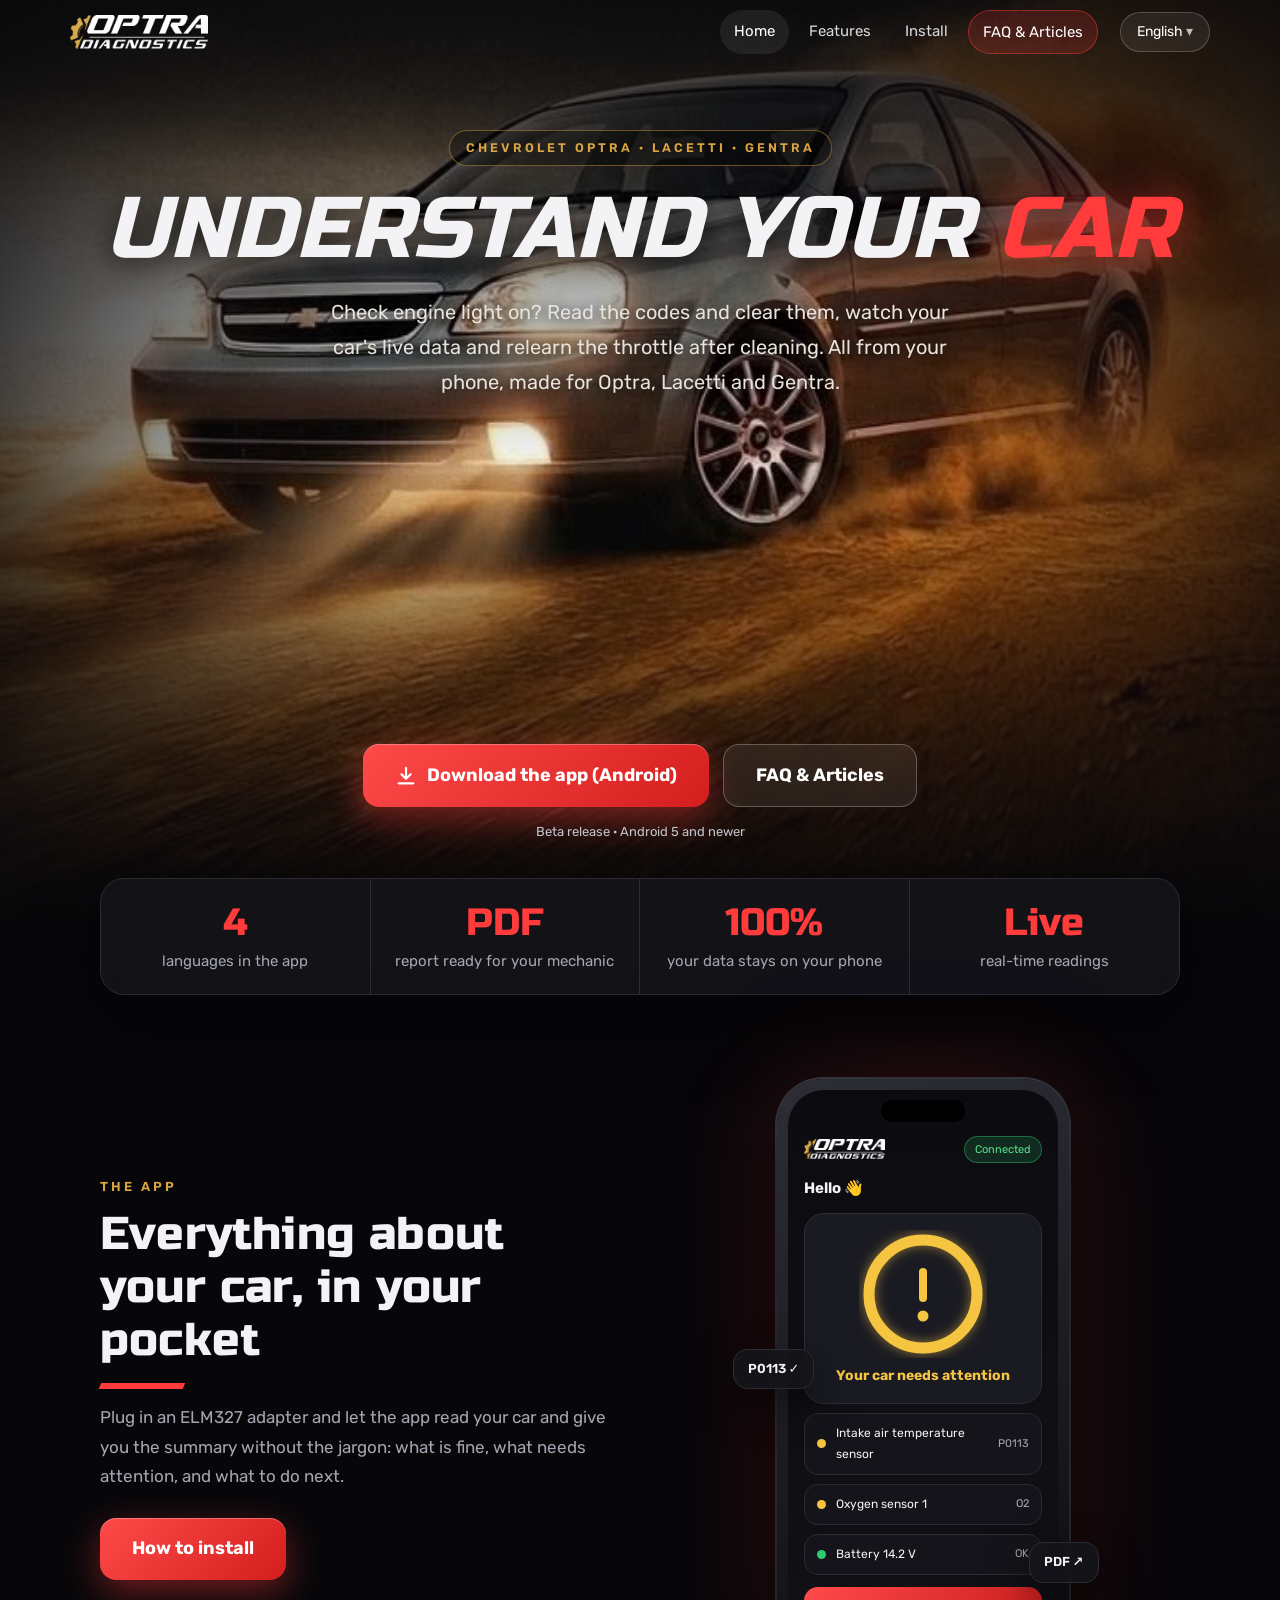
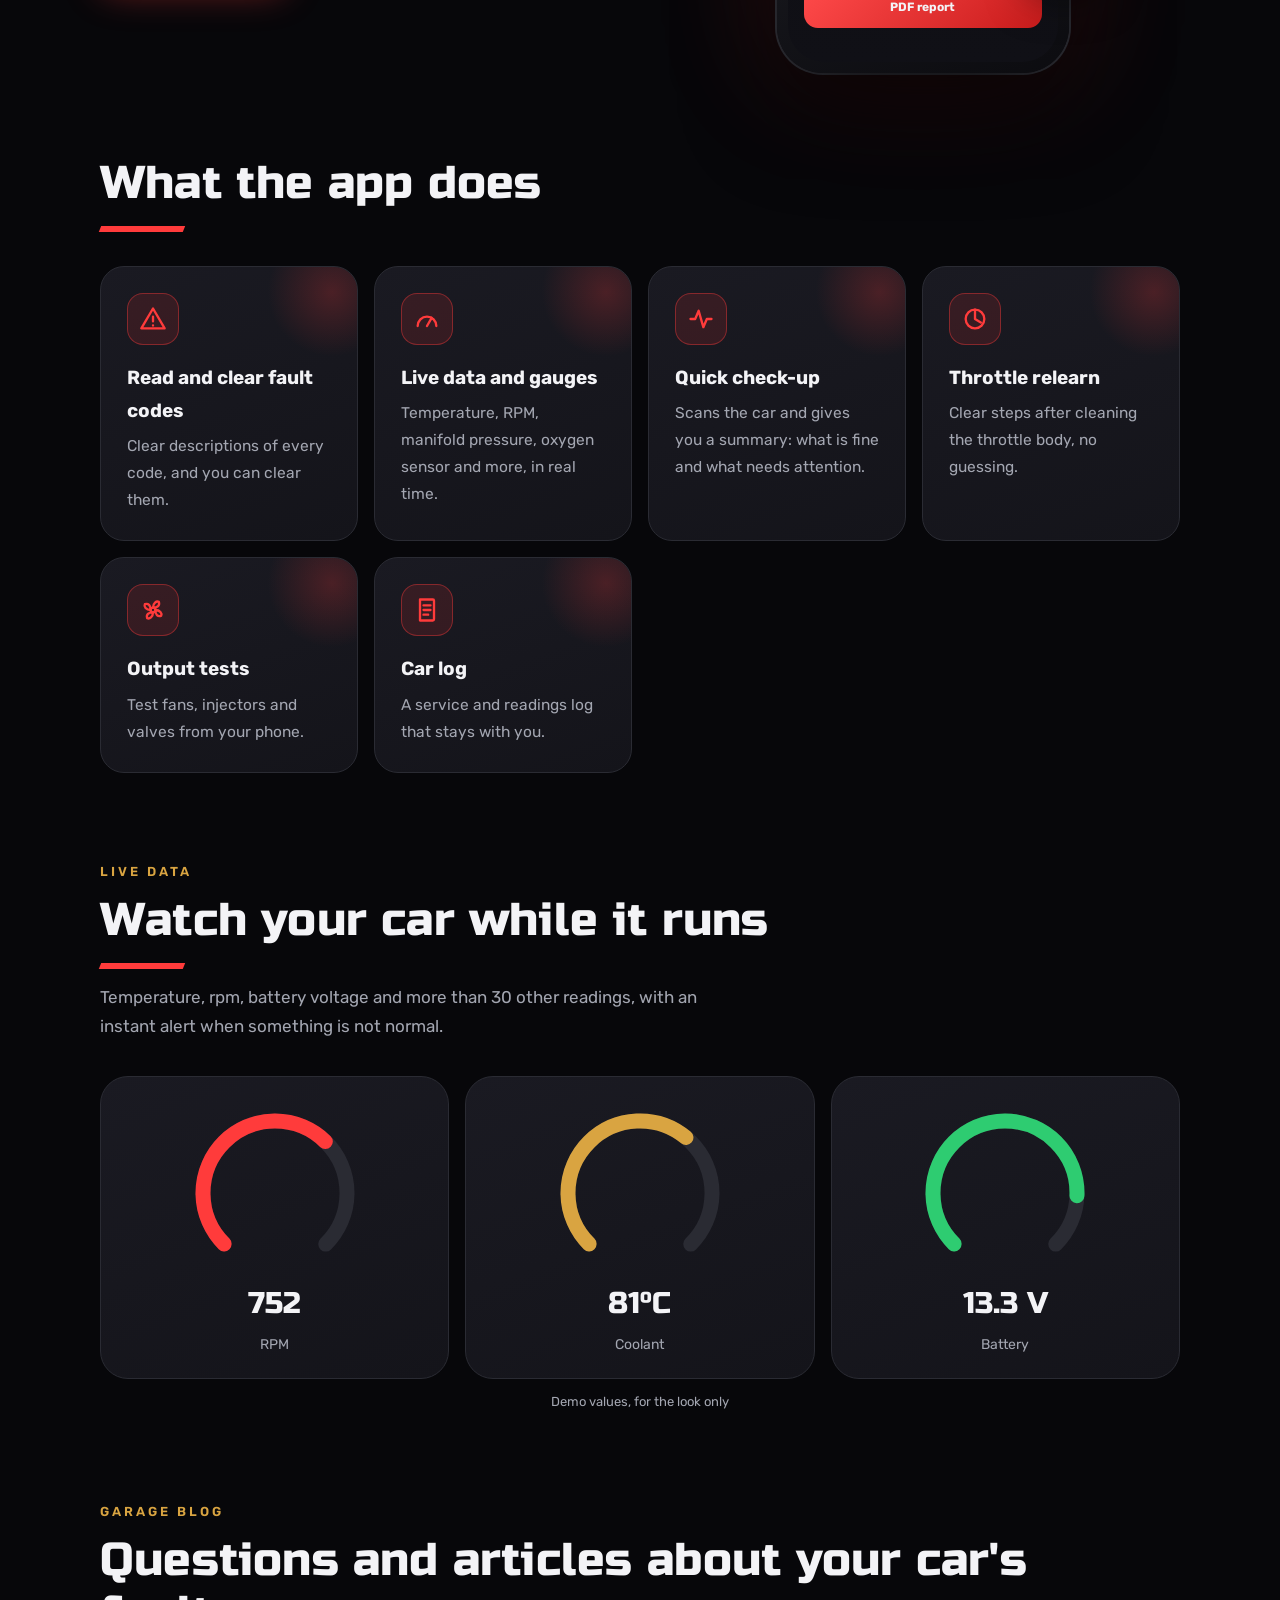
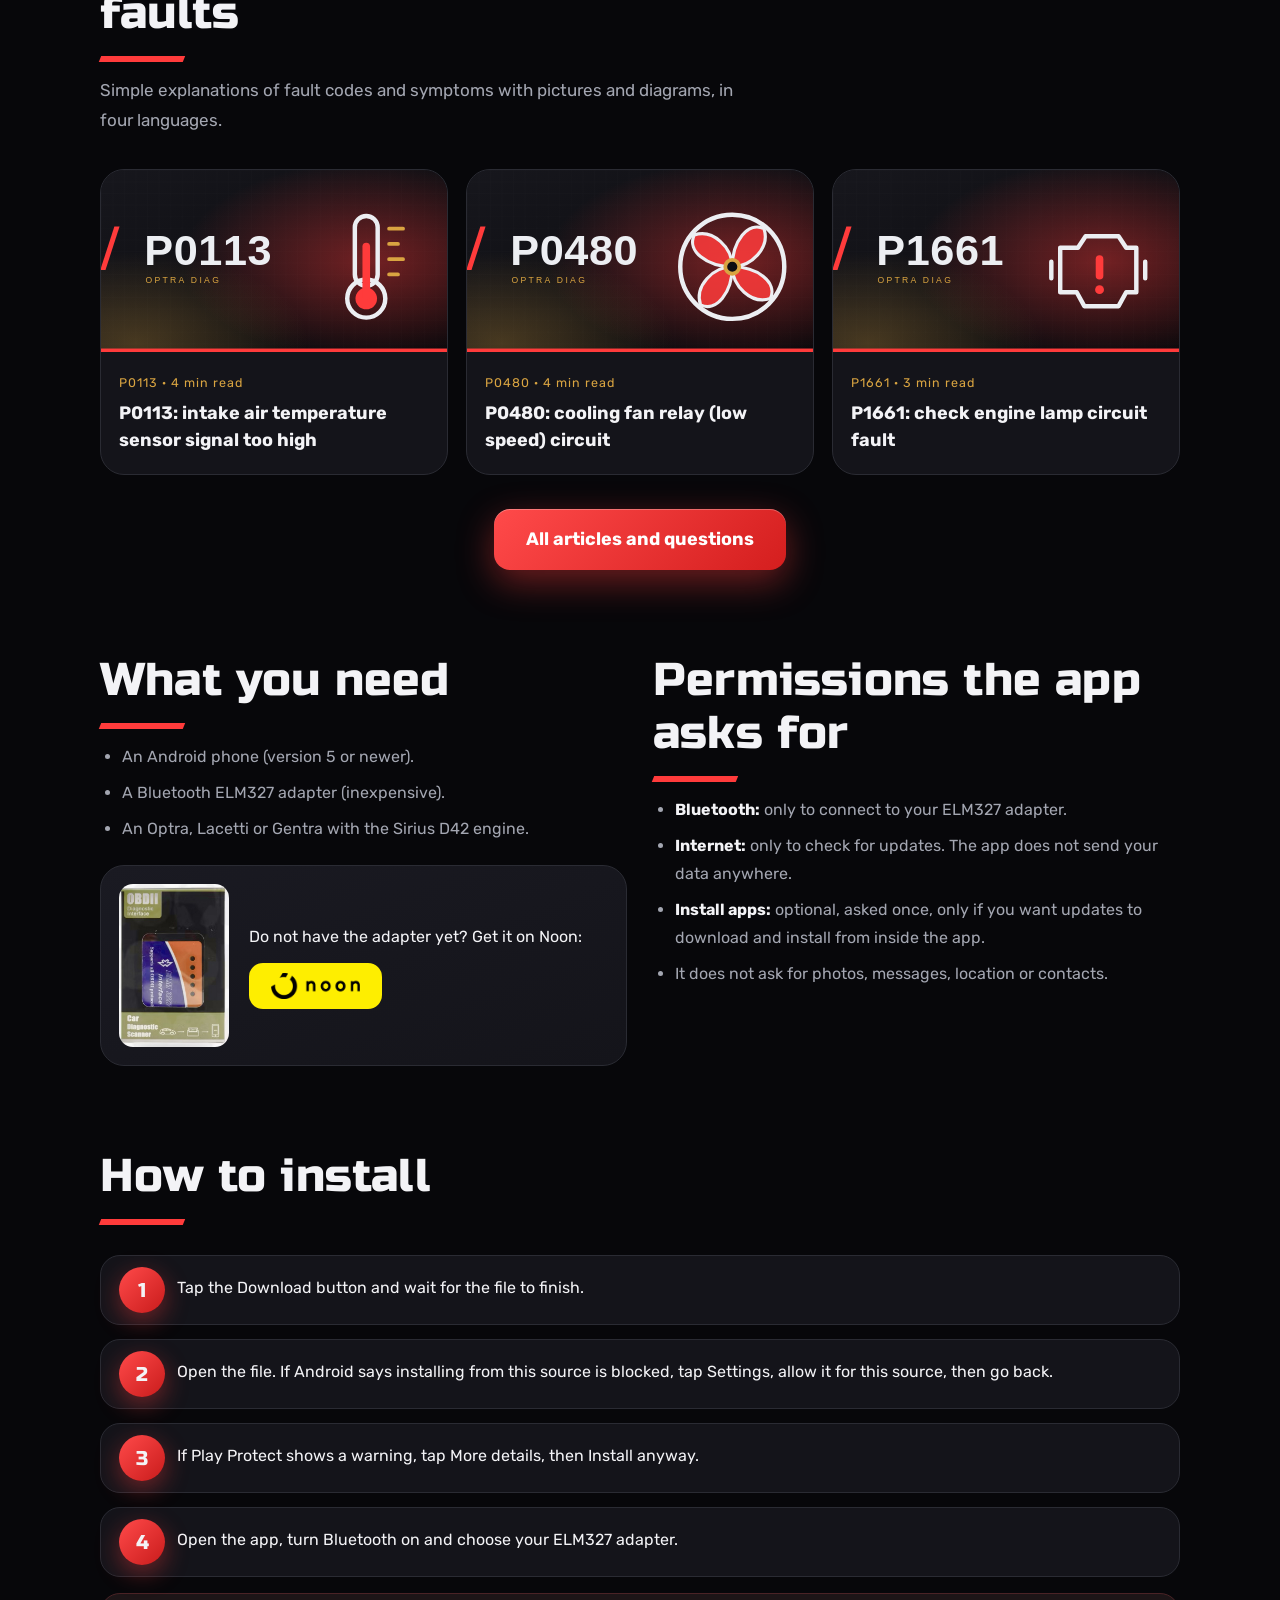
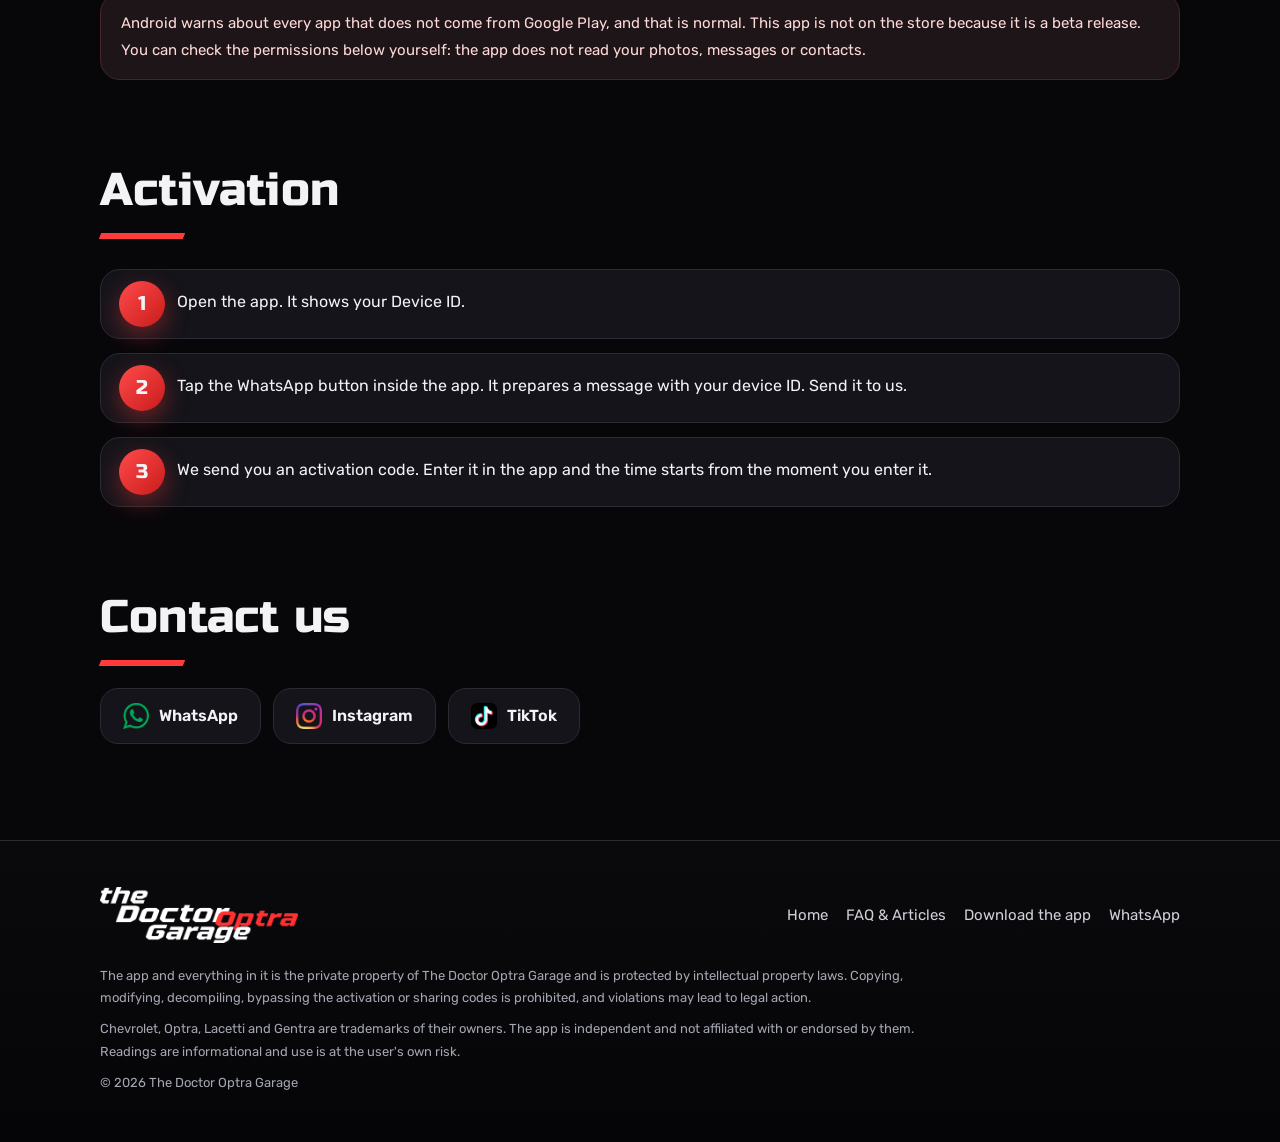
<file: index.html>
<!doctype html>
<html lang="ar" dir="rtl">
<head>
<meta charset="utf-8">
<meta name="viewport" content="width=device-width, initial-scale=1">
<title>Optra Diag - The Doctor Optra Garage</title>
<meta name="description" content="Optra Diag: Chevrolet Optra / Lacetti / Gentra diagnostics over Bluetooth ELM327">
<meta name="theme-color" content="#07070a">
<link rel="icon" href="img/app_icon.png">
<link rel="stylesheet" href="site.css">
<style>
.hero{position:relative;min-height:100svh;display:flex;flex-direction:column;justify-content:center;text-align:center;padding:110px 0 70px;overflow:hidden;isolation:isolate}
.hero .bg{position:absolute;inset:0;z-index:-2;background:#000 url(img/hero.jpg) center 64%/cover no-repeat}
.hero::before{content:"";position:absolute;inset:0;z-index:-1;background:linear-gradient(to bottom,rgba(7,7,10,.88) 0,rgba(7,7,10,.4) 30%,rgba(7,7,10,.05) 48%,rgba(7,7,10,.55) 70%,rgba(7,7,10,.97) 100%)}
.hero .kk{display:inline-block;color:var(--gold);font-size:12.5px;letter-spacing:3px;font-weight:600;margin-bottom:14px;padding:6px 16px;border:1px solid rgba(217,164,65,.45);border-radius:999px;background:rgba(0,0,0,.35)}
html[lang=ar] .hero .kk{letter-spacing:0;font-size:14px}
.hero h1{font-size:clamp(40px,10vw,86px);text-shadow:0 4px 30px rgba(0,0,0,.8);text-transform:uppercase}
html[lang=ar] .hero h1{text-transform:none;font-size:clamp(46px,12vw,96px)}
html:not([lang=ar]) .hero h1{font-style:italic}
.hero h1 em{font-style:inherit;color:var(--red);text-shadow:0 0 40px rgba(255,59,59,.55)}
.hero .sub{max-width:640px;margin:16px auto 0;color:#e7e3dc;font-size:clamp(16px,2.4vw,20px);text-shadow:0 2px 14px rgba(0,0,0,.9)}
.hero .cta{display:flex;flex-wrap:wrap;gap:14px;justify-content:center;margin-top:34px}
.hero .bot{margin-top:auto;padding-top:40px}
.hero .hnote{display:block;margin-top:14px;color:#c5c7ce;font-size:13px}
.hero .spacer{height:34vh;min-height:150px}
.scrollhint{position:absolute;bottom:18px;inset-inline:0;margin:auto;width:26px;height:44px;border:2px solid rgba(255,255,255,.4);border-radius:14px}
.scrollhint::after{content:"";position:absolute;top:8px;left:50%;width:4px;height:8px;margin-left:-2px;border-radius:2px;background:#fff;animation:sc 1.8s infinite}
@keyframes sc{0%{opacity:1;transform:none}80%,100%{opacity:0;transform:translateY(16px)}}
@media(min-width:900px){.hero .bg{background:#000 url(img/hero.jpg) center 60%/cover no-repeat}.hero{padding-top:130px}.hero::before{background:linear-gradient(to bottom,rgba(7,7,10,.85) 0,rgba(7,7,10,.35) 30%,rgba(7,7,10,.05) 50%,rgba(7,7,10,.6) 78%,rgba(7,7,10,.98) 100%),linear-gradient(to right,rgba(7,7,10,.7),transparent 30%,transparent 70%,rgba(7,7,10,.7))}.hero .spacer{height:30vh}.grid{grid-template-columns:repeat(3,1fr)}}
/* stats */
.stats{margin-top:-36px;position:relative;z-index:3}
.stats .g{display:grid;grid-template-columns:repeat(4,1fr);gap:0;background:rgba(20,20,26,.86);border:1px solid var(--line);border-radius:24px;-webkit-backdrop-filter:blur(14px);backdrop-filter:blur(14px);box-shadow:0 24px 70px rgba(0,0,0,.55);overflow:hidden}
.stats .c{padding:22px 14px;text-align:center;border-inline-end:1px solid var(--line)}
.stats .c:last-child{border:0}
.stats b{display:block;font-family:"Russo One",sans-serif;font-weight:400;font-size:clamp(24px,4.4vw,38px);color:var(--red);line-height:1.2}
.stats span{color:var(--mute);font-size:clamp(12px,1.9vw,15px);display:block;margin-top:4px;line-height:1.4}
@media(max-width:640px){.stats .g{grid-template-columns:1fr 1fr}.stats .c:nth-child(2){border-inline-end:0}.stats .c:nth-child(-n+2){border-bottom:1px solid var(--line)}}
/* showcase */
.show{display:grid;grid-template-columns:1fr 1fr;gap:50px;align-items:center}
@media(max-width:860px){.show{grid-template-columns:1fr;gap:34px}}
.phone{position:relative;width:292px;height:594px;margin:0 auto;border-radius:46px;padding:11px;background:linear-gradient(160deg,#2d2e36,#0c0c10);box-shadow:0 40px 90px rgba(0,0,0,.7),0 0 0 2px #3a3b44,0 0 120px rgba(255,59,59,.22);}
.phone .scr{position:relative;height:100%;border-radius:36px;background:linear-gradient(#0c0c10,#101016);overflow:hidden;padding:46px 16px 16px}
.phone .scr::before{content:"";position:absolute;top:10px;left:50%;width:84px;height:22px;margin-left:-42px;border-radius:14px;background:#000}
.ph-top{display:flex;align-items:center;justify-content:space-between;margin-bottom:12px}
.ph-top img{height:20px}
.chip{font-size:11px;padding:3px 10px;border-radius:999px;background:rgba(46,204,113,.16);color:#58e08e;border:1px solid rgba(46,204,113,.4)}
.ph-hi{font-size:15px;font-weight:700;margin-bottom:12px}
.ph-card{background:var(--card2);border:1px solid #2c2d36;border-radius:20px;padding:14px;text-align:center}
.ring{width:128px;height:128px;margin:2px auto 6px;display:block}
.ring .t{stroke:#2c2d36}
.ring .p{stroke:#f5c542;stroke-linecap:round;stroke-dasharray:0 400;transition:stroke-dasharray 1.6s cubic-bezier(.3,.7,.2,1) .3s;filter:drop-shadow(0 0 6px rgba(245,197,66,.55))}
.in .ring .p,.ring.go .p{stroke-dasharray:339 400}
.ph-v{font-weight:700;font-size:14px;color:#f5c542}
.ph-row{display:flex;align-items:center;gap:10px;margin-top:9px;background:#14141a;border:1px solid #2a2b33;border-radius:14px;padding:9px 12px;font-size:12px;text-align:start}
.ph-row i{flex:none;width:9px;height:9px;border-radius:50%}
.ph-row small{margin-inline-start:auto;color:var(--mute);font-size:11px}
.ph-pdf{margin-top:12px;text-align:center;font-size:12px;font-weight:700;padding:10px;border-radius:14px;background:linear-gradient(135deg,#ff4a4a,#c91c1c)}
.float{position:absolute;background:rgba(20,20,26,.92);border:1px solid var(--line);border-radius:14px;padding:8px 14px;font-size:13px;font-weight:600;box-shadow:0 14px 40px rgba(0,0,0,.5);animation:fl 5s ease-in-out infinite}
.float.a{top:270px;inset-inline-start:-44px}.float.b{bottom:90px;inset-inline-end:-30px;animation-delay:1.6s}
@keyframes fl{50%{transform:translateY(-10px)}}
@media(max-width:560px){.float{display:none}}
/* features */
.grid{display:grid;grid-template-columns:repeat(auto-fit,minmax(250px,1fr));gap:16px;margin-top:34px}
.fc{position:relative;background:linear-gradient(160deg,var(--card2),var(--card));border:1px solid var(--line);border-radius:24px;padding:26px;overflow:hidden;transition:transform .25s,border-color .25s}
.fc:hover{transform:translateY(-6px);border-color:rgba(255,59,59,.55)}
.fc::after{content:"";position:absolute;inset-inline-end:-40px;top:-40px;width:130px;height:130px;border-radius:50%;background:radial-gradient(rgba(255,59,59,.22),transparent 70%)}
.fc .ic{width:52px;height:52px;border-radius:16px;display:grid;place-items:center;background:rgba(255,59,59,.13);border:1px solid rgba(255,59,59,.4);margin-bottom:16px}
.fc .ic svg{width:28px;height:28px;stroke:var(--red);fill:none;stroke-width:2;stroke-linecap:round;stroke-linejoin:round}
.fc b{display:block;font-size:19px;margin-bottom:6px;font-weight:700}
.fc span{color:var(--mute);font-size:15.5px;display:block}
/* gauges */
.gaug{margin-top:34px;display:grid;grid-template-columns:repeat(3,1fr);gap:16px}
.ga{background:linear-gradient(160deg,var(--card2),var(--card));border:1px solid var(--line);border-radius:28px;padding:26px 12px 20px;text-align:center}
.ga svg{width:min(100%,180px);height:auto;display:block;margin:0 auto}
.ga .tr{stroke:#2a2b33}
.ga .pg{stroke-linecap:round;stroke-dasharray:0 600;transition:stroke-dasharray 1.8s cubic-bezier(.3,.7,.2,1)}
.ga .val{font-family:"Russo One",sans-serif;font-size:clamp(20px,4vw,30px);margin-top:-6px;display:block}
.ga small{color:var(--mute);font-size:14px}
.gnote{margin-top:12px;color:var(--mute);font-size:13px;text-align:center}
@media(max-width:520px){.gaug{gap:8px}.ga{padding:18px 4px 14px;border-radius:20px}}
/* blog teaser */
.bgrid{display:grid;grid-template-columns:repeat(auto-fit,minmax(280px,1fr));gap:18px;margin-top:34px}
.bc{display:block;text-decoration:none;background:var(--card);border:1px solid var(--line);border-radius:24px;overflow:hidden;transition:transform .25s,border-color .25s}
.bc:hover{transform:translateY(-6px);border-color:rgba(255,59,59,.55)}
.bc img{width:100%;aspect-ratio:1200/630;object-fit:cover}
.bc .t{padding:16px 18px 20px}
.bc .t small{color:var(--gold);font-size:12.5px;letter-spacing:1px}
.bc .t b{display:block;font-size:18px;line-height:1.5;margin-top:4px;font-weight:700}
.center{text-align:center;margin-top:34px}
/* need */
.plain{padding-inline-start:22px;color:var(--mute);margin-top:6px}
.plain li{margin:8px 0}.plain b{color:var(--text)}
.buy{display:flex;gap:20px;align-items:center;margin-top:22px;background:linear-gradient(160deg,var(--card2),var(--card));border:1px solid var(--line);border-radius:24px;padding:18px}
.buy>img{width:110px;border-radius:14px;flex:none}
.buy p{margin-bottom:12px}
.noon{display:inline-flex;background:#feee00;border-radius:14px;padding:10px 22px}.noon img{height:26px;width:auto}
/* timeline */
.tl{list-style:none;counter-reset:s;position:relative;display:grid;gap:14px;margin-top:30px}
.tl li{counter-increment:s;position:relative;padding:18px 20px;padding-inline-start:76px;background:var(--card);border:1px solid var(--line);border-radius:20px;min-height:70px}
.tl li::before{content:counter(s);position:absolute;inset-inline-start:18px;top:50%;margin-top:-23px;width:46px;height:46px;border-radius:50%;display:grid;place-items:center;font-family:"Russo One",sans-serif;font-size:20px;background:linear-gradient(135deg,#ff4a4a,#c91c1c);box-shadow:0 8px 24px rgba(255,59,59,.4)}
.note{background:#1d1517;border:1px solid #4a2326;border-radius:20px;padding:16px 20px;margin-top:16px;color:#ffd9d9;font-size:15px}
.two{display:grid;grid-template-columns:1fr 1fr;gap:26px}
@media(max-width:820px){.two{grid-template-columns:1fr}}
.contact{display:flex;flex-wrap:wrap;gap:12px;margin-top:22px}
.contact a{display:flex;align-items:center;gap:10px;background:var(--card);border:1px solid var(--line);border-radius:18px;padding:13px 22px;text-decoration:none;font-weight:600;transition:.2s}
.contact a:hover{border-color:rgba(255,59,59,.6);transform:translateY(-3px)}
.contact img{width:26px;height:26px}
</style>
</head>
<body>
<header class="nav" id="nav"></header>

<section class="hero">
  <div class="bg"></div>
  <div class="wrap">
    <span class="kk" data-t="hero_kick"></span>
    <h1 id="h1"></h1>
    <p class="sub" data-t="sub"></p>
    <div class="spacer"></div>
  </div>
  <div class="bot wrap">
    <div class="cta">
      <a class="btn" id="dl" href="https://github.com/kavsinekaveri/optra-diag-updates/releases/latest/download/OptraDiagTrial.apk"><svg viewBox="0 0 24 24" fill="none" stroke="currentColor" stroke-width="2.4" stroke-linecap="round" stroke-linejoin="round"><path d="M12 3v12m0 0 5-5m-5 5-5-5M4 20h16"/></svg><span data-t="dl"></span></a>
      <a class="btn ghost" href="faq.html" data-t="blog_btn"></a>
    </div>
    <span class="hnote"><span data-t="beta"></span> · <span data-t="dl_note"></span></span>
  </div>
  </section>

<div class="wrap stats rv"><div class="g">
  <div class="c"><b data-t="s1v"></b><span data-t="s1l"></span></div>
  <div class="c"><b data-t="s2v"></b><span data-t="s2l"></span></div>
  <div class="c"><b data-t="s3v"></b><span data-t="s3l"></span></div>
  <div class="c"><b data-t="s4v"></b><span data-t="s4l"></span></div>
</div></div>

<div class="wrap">
<section class="sec">
  <div class="show">
    <div class="rv">
      <span class="kick" data-t="show_k"></span>
      <h2 class="sh" data-t="show_h"></h2>
      <p class="lead" data-t="show_p"></p>
      <div style="margin-top:26px"><a class="btn" href="#install" data-t="inst_h"></a></div>
    </div>
    <div class="rv d1">
      <div class="phone"><div class="scr">
        <div class="ph-top"><img src="img/optra_wordmark.png" alt=""><span class="chip" data-t="mock_conn"></span></div>
        <div class="ph-hi"><span data-t="mock_hi"></span> 👋</div>
        <div class="ph-card">
          <svg class="ring" viewBox="0 0 128 128"><circle class="t" cx="64" cy="64" r="54" fill="none" stroke-width="11"/><circle class="p" cx="64" cy="64" r="54" fill="none" stroke-width="11" transform="rotate(-90 64 64)"/><rect x="60" y="38" width="8" height="34" rx="4" fill="#f5c542"/><circle cx="64" cy="86" r="5.5" fill="#f5c542"/></svg>
          <div class="ph-v" data-t="mock_v"></div>
        </div>
        <div class="ph-row"><i style="background:#f5c542"></i><span data-t="mock_f1"></span><small>P0113</small></div>
        <div class="ph-row"><i style="background:#f5c542"></i><span data-t="mock_f2"></span><small>O2</small></div>
        <div class="ph-row"><i style="background:#2ecc71"></i><span data-t="mock_f3"></span><small>OK</small></div>
        <div class="ph-pdf" data-t="mock_pdf"></div>
      </div>
      <span class="float a">P0113 ✓</span><span class="float b">PDF ↗</span></div>
    </div>
  </div>
</section>

<section class="sec" id="features">
  <h2 class="sh rv" data-t="feat_h"></h2>
  <div class="grid">
    <div class="fc rv"><div class="ic"><svg viewBox="0 0 24 24"><path d="M12 3 2 20h20z"/><path d="M12 10v4M12 17.5v.01"/></svg></div><b data-t="f1t"></b><span data-t="f1d"></span></div>
    <div class="fc rv d1"><div class="ic"><svg viewBox="0 0 24 24"><path d="M4 18a8 8 0 1 1 16 0"/><path d="m12 18 4-7"/></svg></div><b data-t="f2t"></b><span data-t="f2d"></span></div>
    <div class="fc rv d2"><div class="ic"><svg viewBox="0 0 24 24"><path d="M3 12h4l3-7 4 14 3-7h4"/></svg></div><b data-t="f3t"></b><span data-t="f3d"></span></div>
    <div class="fc rv"><div class="ic"><svg viewBox="0 0 24 24"><circle cx="12" cy="12" r="8"/><path d="M12 4v8l5 3"/></svg></div><b data-t="f4t"></b><span data-t="f4d"></span></div>
    <div class="fc rv d1"><div class="ic"><svg viewBox="0 0 24 24"><circle cx="12" cy="12" r="2"/><path d="M12 10c0-4 3-6 5-5 1 3-1 5-5 5zM14 12c4 0 6 3 5 5-3 1-5-1-5-5zM12 14c0 4-3 6-5 5-1-3 1-5 5-5zM10 12c-4 0-6-3-5-5 3-1 5 1 5 5z"/></svg></div><b data-t="f5t"></b><span data-t="f5d"></span></div>
    <div class="fc rv d2"><div class="ic"><svg viewBox="0 0 24 24"><path d="M6 3h11a1 1 0 0 1 1 1v16a1 1 0 0 1-1 1H6z"/><path d="M9 8h6M9 12h6M9 16h4"/></svg></div><b data-t="f6t"></b><span data-t="f6d"></span></div>
  </div>
</section>

<section class="sec">
  <span class="kick" data-t="gauge_k"></span>
  <h2 class="sh rv" data-t="gauge_h"></h2>
  <p class="lead rv" data-t="gauge_p"></p>
  <div class="gaug rv" id="gaug">
    <div class="ga"><svg viewBox="0 0 120 120"><circle class="tr" cx="60" cy="60" r="48" fill="none" stroke-width="10" stroke-dasharray="226 301" transform="rotate(135 60 60)" stroke-linecap="round"/><circle class="pg" data-to="150" cx="60" cy="60" r="48" fill="none" stroke="#ff3b3b" stroke-width="10" transform="rotate(135 60 60)"/></svg><span class="val" dir="ltr" data-n="800" data-d="0">0</span><small data-t="g1"></small></div>
    <div class="ga"><svg viewBox="0 0 120 120"><circle class="tr" cx="60" cy="60" r="48" fill="none" stroke-width="10" stroke-dasharray="226 301" transform="rotate(135 60 60)" stroke-linecap="round"/><circle class="pg" data-to="146" cx="60" cy="60" r="48" fill="none" stroke="#d9a441" stroke-width="10" transform="rotate(135 60 60)"/></svg><span class="val" dir="ltr" data-n="86" data-d="0" data-u="°C">0</span><small data-t="g2"></small></div>
    <div class="ga"><svg viewBox="0 0 120 120"><circle class="tr" cx="60" cy="60" r="48" fill="none" stroke-width="10" stroke-dasharray="226 301" transform="rotate(135 60 60)" stroke-linecap="round"/><circle class="pg" data-to="190" cx="60" cy="60" r="48" fill="none" stroke="#2ecc71" stroke-width="10" transform="rotate(135 60 60)"/></svg><span class="val" dir="ltr" data-n="14.2" data-d="1" data-u=" V">0</span><small data-t="g3"></small></div>
  </div>
  <p class="gnote" data-t="gauge_note"></p>
</section>

<section class="sec">
  <span class="kick" data-t="blog_k"></span>
  <h2 class="sh rv" data-t="blog_h"></h2>
  <p class="lead rv" data-t="blog_p"></p>
  <div class="bgrid" id="bgrid"></div>
  <div class="center"><a class="btn" href="faq.html" data-t="blog_all"></a></div>
</section>

<section class="sec">
  <div class="two">
    <div>
      <h2 class="sh rv" data-t="need_h"></h2>
      <ul class="plain"><li data-t="need1"></li><li data-t="need2"></li><li data-t="need3"></li></ul>
      <div class="buy rv"><img src="img/elm327_box.jpg" alt="ELM327"><div><p data-t="buy_t"></p><a class="noon" href="https://supermall.noon.com/ar-sa/ZFB32C83EDC0B5AE44599Z/p/?o=d8ae6a78a2086dcc&amp;shareId=fd017d60-f5ba-4f7a-bce8-cc5f7cc4de00&amp;utm_source=C1000094L&amp;utm_medium=referral" target="_blank" rel="noopener"><img src="img/noon_logo.png" alt="noon"></a></div></div>
    </div>
    <div>
      <h2 class="sh rv" data-t="perm_h"></h2>
      <ul class="plain"><li data-t="p1"></li><li data-t="p2"></li><li data-t="p3"></li><li data-t="p4"></li></ul>
    </div>
  </div>
</section>

<section class="sec" id="install">
  <h2 class="sh rv" data-t="inst_h"></h2>
  <ol class="tl"><li class="rv" data-t="i1"></li><li class="rv" data-t="i2"></li><li class="rv" data-t="i3"></li><li class="rv" data-t="i4"></li></ol>
  <div class="note rv" data-t="warn"></div>
</section>

<section class="sec">
  <h2 class="sh rv" data-t="act_h"></h2>
  <ol class="tl"><li class="rv" data-t="a1"></li><li class="rv" data-t="a2"></li><li class="rv" data-t="a3"></li></ol>
</section>

<section class="sec">
  <h2 class="sh rv" data-t="con_h"></h2>
  <div class="contact">
    <a id="wa" href="#" target="_blank" rel="noopener"><img src="img/ic_whatsapp.png" alt=""><span data-t="wa"></span></a>
    <a href="https://www.instagram.com/DoctorOptra" target="_blank" rel="noopener"><img src="img/ic_instagram.png" alt=""><span>Instagram</span></a>
    <a href="https://www.tiktok.com/@DoctorOptra" target="_blank" rel="noopener"><img src="img/ic_tiktok.png" alt=""><span>TikTok</span></a>
  </div>
</section>
</div>
<footer id="foot"></footer>

<script src="site.js"></script>
<script>
var T={"ar": {"name": "العربية", "dir": "rtl", "h1": "افهم سيارتك", "sub": "لمبة المكينة شغّالة؟ شوف أكوادها وطفّها، وتابع بيانات سيارتك لحظة بلحظة، وسوّ تعلّم الثروتل بعد التنظيف. كل هذا من جوالك، ومصمم لأوبترا ولاسيتي وجنترا.", "dl": "تحميل التطبيق (أندرويد)", "beta": "إطلاق تجريبي (بيتا)", "feat_h": "وش يسوي التطبيق؟", "f1t": "قراءة ومسح الأعطال", "f1d": "أكواد الأعطال بشرح واضح، وتقدر تمسحها.", "f2t": "بيانات حية وعدادات", "f2d": "حرارة، دورات، ضغط المانيفولد، حرارة الأكسجين وغيرها لحظة بلحظة.", "f3t": "فحص سريع", "f3d": "يقرأ السيارة ويعطيك الخلاصة: وش سليم ووش يحتاج انتباه.", "f4t": "تعلّم الثروتل", "f4d": "خطوات واضحة بعد تنظيف الثروتل بدون تخمين.", "f5t": "اختبارات المخارج", "f5d": "جرّب المراوح والبخاخات والصمامات من الجوال.", "f6t": "سجل السيارة", "f6d": "سجل للصيانة والقراءات تحفظه عندك.", "buy_t": "ما عندك القطعة؟ اشتريها من نون:", "need_h": "وش تحتاج؟", "need1": "جوال أندرويد (الإصدار 5 أو أحدث).", "need2": "قطعة ELM327 بلوتوث (متوفرة بسعر بسيط).", "need3": "سيارة أوبترا أو لاسيتي أو جنترا بمحرك Sirius D42.", "inst_h": "طريقة التثبيت", "i1": "اضغط زر «تحميل التطبيق» وانتظر ينزل الملف.", "i2": "افتح الملف. إذا طلع «لأسباب أمنية لا يسمح بالتثبيت من هذا المصدر» اضغط «الإعدادات» وفعّل «السماح من هذا المصدر» ثم ارجع.", "i3": "إذا طلعت رسالة Play Protect اضغط «مزيد من التفاصيل» ثم «التثبيت على أي حال».", "i4": "افتح التطبيق وفعّل البلوتوث واختر قطعة ELM327.", "warn": "أندرويد يحذّر من أي تطبيق ينزل من خارج متجر Google Play، وهذا شي عادي. التطبيق مو على المتجر لأنه إطلاق تجريبي. وتقدر تتأكد بنفسك من الأذونات تحت: التطبيق ما يقرأ صورك ولا رسائلك ولا جهات اتصالك.", "perm_h": "الأذونات اللي يطلبها التطبيق", "p1": "<b>البلوتوث:</b> للاتصال بقطعة ELM327 فقط.", "p2": "<b>الإنترنت:</b> للتحقق من التحديثات فقط. التطبيق ما يرسل بياناتك لأي جهة.", "p3": "<b>تثبيت التطبيقات:</b> اختياري، ويُطلب مرة وحدة فقط إذا بغيت التحديث ينزل ويتثبت من داخل التطبيق.", "p4": "ما يطلب الصور ولا الرسائل ولا الموقع ولا جهات الاتصال.", "act_h": "التفعيل", "a1": "افتح التطبيق، يطلع لك «رقم الجهاز».", "a2": "اضغط زر واتساب داخل التطبيق، يجهز لك رسالة فيها رقم جهازك. أرسلها لنا.", "a3": "نرسل لك كود التفعيل. أدخله في التطبيق وتبدأ المدة من لحظة الإدخال.", "con_h": "تواصل معنا", "wa": "واتساب", "wa_msg": "السلام عليكم، أبغى كود تفعيل لتطبيق Optra Diag.", "legal1": "التطبيق وجميع محتوياته ملكية خاصة لـ The Doctor Optra Garage ومحمية بقوانين الملكية الفكرية. يمنع النسخ أو التعديل أو فك التطبيق أو الالتفاف على التفعيل أو مشاركة الأكواد، وأي مخالفة تعرّض صاحبها للمساءلة القانونية. الشروط الكاملة داخل التطبيق: الإعدادات > الشروط وحقوق الملكية.", "legal2": "Chevrolet وOptra وLacetti وGentra علامات تجارية لأصحابها. التطبيق مستقل وغير تابع لهم ولا معتمد منهم. القراءات للمعلومة وتُستخدم على مسؤولية المستخدم.", "hero_kick": "شيفرولية أوبترا · لاسيتي · جنترا", "blog_btn": "الأسئلة والمقالات", "s1v": "4", "s1l": "لغات داخل التطبيق", "s2v": "PDF", "s2l": "تقرير جاهز للميكانيكي", "s3v": "100%", "s3l": "بياناتك تبقى في جوالك", "s4v": "Live", "s4l": "قراءة لحظة بلحظة", "show_k": "التطبيق", "show_h": "كل شي عن سيارتك في جيبك", "show_p": "وصّل جهاز ELM327 وخلّ التطبيق يقرأ السيارة ويعطيك الخلاصة بدون تعقيد: وش سليم، ووش يحتاج انتباه، ووش تسوي بعده.", "mock_hi": "أهلاً", "mock_conn": "متصل", "mock_v": "سيارتك تحتاج انتباه", "mock_f1": "حساس حرارة الهواء", "mock_f2": "حساس الأكسجين 1", "mock_f3": "البطارية 14.2 فولت", "mock_pdf": "تقرير PDF", "gauge_k": "بيانات حية", "gauge_h": "شوف سيارتك وهي شغّالة", "gauge_p": "حرارة، دورات، جهد البطارية وأكثر من 30 قراءة غيرها، وتنبيه فوري لو صار شي غير طبيعي.", "g1": "الدورات", "g2": "حرارة المحرك", "g3": "البطارية", "gauge_note": "أرقام توضيحية للشكل فقط", "blog_k": "مدونة الورشة", "blog_h": "أسئلة ومقالات عن أعطال سيارتك", "blog_p": "شرح مبسّط لأكواد الأعطال وأعراضها مع صور ورسوم، بأربع لغات.", "blog_all": "كل المقالات والأسئلة", "read_m": "دقيقة قراءة", "dl_note": "أندرويد 5 وأعلى"}, "en": {"name": "English", "dir": "ltr", "h1": "Understand your car", "sub": "Check engine light on? Read the codes and clear them, watch your car's live data and relearn the throttle after cleaning. All from your phone, made for Optra, Lacetti and Gentra.", "dl": "Download the app (Android)", "beta": "Beta release", "feat_h": "What the app does", "f1t": "Read and clear fault codes", "f1d": "Clear descriptions of every code, and you can clear them.", "f2t": "Live data and gauges", "f2d": "Temperature, RPM, manifold pressure, oxygen sensor and more, in real time.", "f3t": "Quick check-up", "f3d": "Scans the car and gives you a summary: what is fine and what needs attention.", "f4t": "Throttle relearn", "f4d": "Clear steps after cleaning the throttle body, no guessing.", "f5t": "Output tests", "f5d": "Test fans, injectors and valves from your phone.", "f6t": "Car log", "f6d": "A service and readings log that stays with you.", "buy_t": "Do not have the adapter yet? Get it on Noon:", "need_h": "What you need", "need1": "An Android phone (version 5 or newer).", "need2": "A Bluetooth ELM327 adapter (inexpensive).", "need3": "An Optra, Lacetti or Gentra with the Sirius D42 engine.", "inst_h": "How to install", "i1": "Tap the Download button and wait for the file to finish.", "i2": "Open the file. If Android says installing from this source is blocked, tap Settings, allow it for this source, then go back.", "i3": "If Play Protect shows a warning, tap More details, then Install anyway.", "i4": "Open the app, turn Bluetooth on and choose your ELM327 adapter.", "warn": "Android warns about every app that does not come from Google Play, and that is normal. This app is not on the store because it is a beta release. You can check the permissions below yourself: the app does not read your photos, messages or contacts.", "perm_h": "Permissions the app asks for", "p1": "<b>Bluetooth:</b> only to connect to your ELM327 adapter.", "p2": "<b>Internet:</b> only to check for updates. The app does not send your data anywhere.", "p3": "<b>Install apps:</b> optional, asked once, only if you want updates to download and install from inside the app.", "p4": "It does not ask for photos, messages, location or contacts.", "act_h": "Activation", "a1": "Open the app. It shows your Device ID.", "a2": "Tap the WhatsApp button inside the app. It prepares a message with your device ID. Send it to us.", "a3": "We send you an activation code. Enter it in the app and the time starts from the moment you enter it.", "con_h": "Contact us", "wa": "WhatsApp", "wa_msg": "Hello, I would like an activation code for Optra Diag.", "legal1": "The app and everything in it is the private property of The Doctor Optra Garage and is protected by intellectual property laws. Copying, modifying, decompiling, bypassing the activation or sharing codes is prohibited, and violations may lead to legal action. Full terms are inside the app: Settings > Terms and copyright.", "legal2": "Chevrolet, Optra, Lacetti and Gentra are trademarks of their owners. The app is independent and not affiliated with or endorsed by them. Readings are informational and use is at the user's own risk.", "hero_kick": "CHEVROLET OPTRA · LACETTI · GENTRA", "blog_btn": "FAQ & Articles", "s1v": "4", "s1l": "languages in the app", "s2v": "PDF", "s2l": "report ready for your mechanic", "s3v": "100%", "s3l": "your data stays on your phone", "s4v": "Live", "s4l": "real-time readings", "show_k": "The app", "show_h": "Everything about your car, in your pocket", "show_p": "Plug in an ELM327 adapter and let the app read your car and give you the summary without the jargon: what is fine, what needs attention, and what to do next.", "mock_hi": "Hello", "mock_conn": "Connected", "mock_v": "Your car needs attention", "mock_f1": "Intake air temperature sensor", "mock_f2": "Oxygen sensor 1", "mock_f3": "Battery 14.2 V", "mock_pdf": "PDF report", "gauge_k": "Live data", "gauge_h": "Watch your car while it runs", "gauge_p": "Temperature, rpm, battery voltage and more than 30 other readings, with an instant alert when something is not normal.", "g1": "RPM", "g2": "Coolant", "g3": "Battery", "gauge_note": "Demo values, for the look only", "blog_k": "Garage blog", "blog_h": "Questions and articles about your car's faults", "blog_p": "Simple explanations of fault codes and symptoms with pictures and diagrams, in four languages.", "blog_all": "All articles and questions", "read_m": "min read", "dl_note": "Android 5 and newer"}, "ru": {"name": "Русский", "dir": "ltr", "h1": "Поймите свою машину", "sub": "Горит Check Engine? Прочитайте коды и сбросьте их, смотрите данные автомобиля в реальном времени и обучайте дроссель после чистки. Всё с телефона, для Optra, Lacetti и Gentra.", "dl": "Скачать приложение (Android)", "beta": "Бета-версия", "feat_h": "Что умеет приложение", "f1t": "Чтение и сброс ошибок", "f1d": "Понятное описание каждого кода, ошибки можно сбросить.", "f2t": "Данные и приборы онлайн", "f2d": "Температура, обороты, давление во впуске, датчик кислорода и другое в реальном времени.", "f3t": "Быстрая проверка", "f3d": "Сканирует автомобиль и выдаёт итог: что в порядке, а что требует внимания.", "f4t": "Обучение дросселя", "f4d": "Понятные шаги после чистки дросселя, без догадок.", "f5t": "Тесты исполнительных устройств", "f5d": "Проверка вентиляторов, форсунок и клапанов с телефона.", "f6t": "Журнал автомобиля", "f6d": "Журнал обслуживания и показаний, который хранится у вас.", "buy_t": "Ещё нет адаптера? Купите на Noon:", "need_h": "Что нужно", "need1": "Телефон на Android (версия 5 или новее).", "need2": "Bluetooth-адаптер ELM327 (недорогой).", "need3": "Optra, Lacetti или Gentra с двигателем Sirius D42.", "inst_h": "Как установить", "i1": "Нажмите кнопку «Скачать» и дождитесь загрузки файла.", "i2": "Откройте файл. Если Android пишет, что установка из этого источника запрещена, нажмите «Настройки», разрешите для этого источника и вернитесь.", "i3": "Если Play Protect показывает предупреждение, нажмите «Подробнее», затем «Всё равно установить».", "i4": "Откройте приложение, включите Bluetooth и выберите адаптер ELM327.", "warn": "Android предупреждает о любом приложении не из Google Play, это нормально. Приложения нет в магазине, потому что это бета-версия. Разрешения можно проверить ниже: приложение не читает ваши фото, сообщения и контакты.", "perm_h": "Какие разрешения запрашивает приложение", "p1": "<b>Bluetooth:</b> только для связи с адаптером ELM327.", "p2": "<b>Интернет:</b> только для проверки обновлений. Приложение никуда не отправляет ваши данные.", "p3": "<b>Установка приложений:</b> необязательно, запрашивается один раз, только если вы хотите загружать и устанавливать обновления из приложения.", "p4": "Фото, сообщения, местоположение и контакты не запрашиваются.", "act_h": "Активация", "a1": "Откройте приложение, оно покажет номер вашего устройства.", "a2": "Нажмите кнопку WhatsApp в приложении, оно подготовит сообщение с номером устройства. Отправьте его нам.", "a3": "Мы пришлём код активации. Введите его в приложении, срок начнётся с момента ввода.", "con_h": "Связаться с нами", "wa": "WhatsApp", "wa_msg": "Здравствуйте, мне нужен код активации для Optra Diag.", "legal1": "Приложение и всё его содержимое являются частной собственностью The Doctor Optra Garage и защищены законами об интеллектуальной собственности. Копирование, изменение, декомпиляция, обход активации и передача кодов запрещены, за нарушения возможна юридическая ответственность. Полные условия в приложении: Настройки > Условия и авторские права.", "legal2": "Chevrolet, Optra, Lacetti и Gentra являются товарными знаками их владельцев. Приложение независимо, не связано с ними и не одобрено ими. Показания носят информационный характер, использование на риск пользователя.", "hero_kick": "CHEVROLET OPTRA · LACETTI · GENTRA", "blog_btn": "Вопросы и статьи", "s1v": "4", "s1l": "языка в приложении", "s2v": "PDF", "s2l": "отчёт для вашего механика", "s3v": "100%", "s3l": "данные остаются на вашем телефоне", "s4v": "Live", "s4l": "показания в реальном времени", "show_k": "Приложение", "show_h": "Всё о вашей машине в кармане", "show_p": "Подключите адаптер ELM327, и приложение прочитает автомобиль и даст понятную сводку без жаргона: что в порядке, что требует внимания и что делать дальше.", "mock_hi": "Привет", "mock_conn": "Подключено", "mock_v": "Автомобилю нужно внимание", "mock_f1": "Датчик температуры воздуха", "mock_f2": "Датчик кислорода 1", "mock_f3": "Батарея 14,2 В", "mock_pdf": "Отчёт PDF", "gauge_k": "Живые данные", "gauge_h": "Смотрите на машину в работе", "gauge_p": "Температура, обороты, напряжение батареи и более 30 других показаний, с мгновенным оповещением при отклонениях.", "g1": "Обороты", "g2": "Темп. двигателя", "g3": "Батарея", "gauge_note": "Демонстрационные значения, только для вида", "blog_k": "Блог мастерской", "blog_h": "Вопросы и статьи о неисправностях вашей машины", "blog_p": "Простые объяснения кодов и симптомов с картинками и схемами, на четырёх языках.", "blog_all": "Все статьи и вопросы", "read_m": "мин чтения", "dl_note": "Android 5 и новее"}, "uz": {"name": "Oʻzbekcha", "dir": "ltr", "h1": "Mashinangizni tushuning", "sub": "Check Engine yonyaptimi? Kodlarni oʻqing va oʻchiring, avtomobil maʼlumotlarini jonli kuzating, tozalashdan keyin drosselni moslang. Hammasi telefoningizdan, Optra, Lacetti va Gentra uchun.", "dl": "Ilovani yuklab olish (Android)", "beta": "Beta versiya", "feat_h": "Ilova nima qiladi", "f1t": "Xatolarni oʻqish va oʻchirish", "f1d": "Har bir kodning tushunarli tavsifi, xatolarni oʻchirish mumkin.", "f2t": "Jonli maʼlumot va asboblar", "f2d": "Harorat, aylanishlar, kollektor bosimi, kislorod datchigi va boshqalar real vaqtda.", "f3t": "Tezkor tekshiruv", "f3d": "Avtomobilni skanerlaydi va xulosa beradi: nima joyida, nimaga eʼtibor kerak.", "f4t": "Drossel moslash", "f4d": "Drossel tozalangandan keyin aniq qadamlar, taxminsiz.", "f5t": "Ijro qurilmalari sinovi", "f5d": "Ventilyator, forsunka va klapanlarni telefondan sinang.", "f6t": "Avtomobil jurnali", "f6d": "Texnik xizmat va koʻrsatkichlar jurnali sizda saqlanadi.", "buy_t": "Adapteringiz yoʻqmi? Noon dan sotib oling:", "need_h": "Nima kerak", "need1": "Android telefon (5 yoki undan yangi versiya).", "need2": "Bluetooth ELM327 adapteri (arzon).", "need3": "Sirius D42 dvigatelli Optra, Lacetti yoki Gentra.", "inst_h": "Oʻrnatish", "i1": "«Yuklab olish» tugmasini bosing va fayl yuklanishini kuting.", "i2": "Faylni oching. Android bu manbadan oʻrnatish taqiqlangan desa, «Sozlamalar» ni bosing, bu manba uchun ruxsat bering va orqaga qayting.", "i3": "Play Protect ogohlantirsa, «Batafsil» ni, keyin «Baribir oʻrnatish» ni bosing.", "i4": "Ilovani oching, Bluetooth ni yoqing va ELM327 adapterini tanlang.", "warn": "Android Google Play dan tashqari har bir ilova haqida ogohlantiradi, bu oddiy holat. Ilova doʻkonda yoʻq, chunki bu beta versiya. Ruxsatlarni quyida oʻzingiz tekshirishingiz mumkin: ilova rasm, xabar va kontaktlaringizni oʻqimaydi.", "perm_h": "Ilova soʻraydigan ruxsatlar", "p1": "<b>Bluetooth:</b> faqat ELM327 adapteri bilan ulanish uchun.", "p2": "<b>Internet:</b> faqat yangilanishlarni tekshirish uchun. Ilova maʼlumotlaringizni hech qayerga yubormaydi.", "p3": "<b>Ilovalarni oʻrnatish:</b> ixtiyoriy, bir marta soʻraladi, faqat yangilanishni ilova ichidan yuklab oʻrnatmoqchi boʻlsangiz.", "p4": "Rasm, xabar, joylashuv va kontaktlar soʻralmaydi.", "act_h": "Faollashtirish", "a1": "Ilovani oching, u qurilma raqamingizni koʻrsatadi.", "a2": "Ilova ichidagi WhatsApp tugmasini bosing, u qurilma raqamingiz bilan xabar tayyorlaydi. Uni bizga yuboring.", "a3": "Biz sizga faollashtirish kodini yuboramiz. Uni ilovaga kiriting, muddat kiritgan paytdan boshlanadi.", "con_h": "Biz bilan bogʻlaning", "wa": "WhatsApp", "wa_msg": "Assalomu alaykum, Optra Diag uchun faollashtirish kodi kerak.", "legal1": "Ilova va undagi hamma narsa The Doctor Optra Garage ning shaxsiy mulki boʻlib, intellektual mulk qonunlari bilan himoyalangan. Nusxalash, oʻzgartirish, dekompilyatsiya, faollashtirishni aylanib oʻtish va kodlarni tarqatish taqiqlanadi, buzganlar qonuniy javobgarlikka tortilishi mumkin. Toʻliq shartlar ilovada: Sozlamalar > Shartlar va mualliflik huquqi.", "legal2": "Chevrolet, Optra, Lacetti va Gentra ularning egalarining tovar belgilaridir. Ilova mustaqil, ular bilan bogʻliq emas va ular tomonidan tasdiqlanmagan. Koʻrsatkichlar maʼlumot uchun, foydalanish foydalanuvchining oʻz xavfi ostida.", "hero_kick": "CHEVROLET OPTRA · LACETTI · GENTRA", "blog_btn": "Savollar va maqolalar", "s1v": "4", "s1l": "ilovada til", "s2v": "PDF", "s2l": "mexanik uchun tayyor hisobot", "s3v": "100%", "s3l": "maʼlumotlaringiz telefoningizda qoladi", "s4v": "Live", "s4l": "real vaqt koʻrsatkichlari", "show_k": "Ilova", "show_h": "Mashinangiz haqida hammasi choʻntagingizda", "show_p": "ELM327 adapterini ulang, ilova mashinani oʻqib, murakkab soʻzlarsiz xulosa beradi: nima joyida, nimaga eʼtibor kerak va keyin nima qilish kerak.", "mock_hi": "Salom", "mock_conn": "Ulangan", "mock_v": "Mashinangiz eʼtibor talab qiladi", "mock_f1": "Havo harorati datchigi", "mock_f2": "Kislorod datchigi 1", "mock_f3": "Akkumulyator 14,2 V", "mock_pdf": "PDF hisobot", "gauge_k": "Jonli maʼlumot", "gauge_h": "Mashinani ishlab turganda koʻring", "gauge_p": "Harorat, aylanishlar, akkumulyator kuchlanishi va 30 dan ortiq boshqa koʻrsatkich, nosozlikda zudlik bilan ogohlantirish bilan.", "g1": "Aylanish", "g2": "Sovutish", "g3": "Akkumulyator", "gauge_note": "Faqat koʻrinish uchun demo qiymatlar", "blog_k": "Ustaxona blogi", "blog_h": "Mashinangiz nosozliklari haqida savollar va maqolalar", "blog_p": "Xato kodlari va belgilarning oddiy tushuntirishi, rasm va chizmalar bilan, toʻrt tilda.", "blog_all": "Barcha maqolalar va savollar", "read_m": "daqiqa oʻqish", "dl_note": "Android 5 va undan yangi"}};
var WA="966578087254", ARTS=null;
function esc(s){return String(s).replace(/[&<>]/g,function(c){return{"&":"&amp;","<":"&lt;",">":"&gt;"}[c]})}
function render(l){
  var d=T[l];
  document.title="Optra Diag - The Doctor Optra Garage";
  document.querySelectorAll("[data-t]").forEach(function(el){el.innerHTML=d[el.getAttribute("data-t")]});
  var h=d.h1.split(" "); var last=h.pop();
  document.getElementById("h1").innerHTML=(h.length?h.join(" ")+" ":"")+"<em>"+last+"</em>";
  document.getElementById("wa").href="https://wa.me/"+WA+"?text="+encodeURIComponent(d.wa_msg);
  drawBlog(l);
}
function drawBlog(l){
  if(!ARTS)return;
  var d=T[l], box=document.getElementById("bgrid");
  box.innerHTML=ARTS.articles.slice(0,3).map(function(a){return '<a class="bc rv" href="article.html?a='+a.slug+'"><img src="img/a/cover_'+a.cover+'.svg" alt="" loading="lazy"><div class="t"><small>'+esc(a.code)+' · '+a.read+' '+d.read_m+'</small><b>'+esc(a.t[l])+'</b></div></a>'}).join("");
  SITE.reveal(box);
}
function gauges(){
  document.querySelectorAll("#gaug .pg").forEach(function(c){c.style.strokeDasharray=c.getAttribute("data-to")+" 600"});
  document.querySelectorAll("#gaug .val").forEach(function(v){
    var to=parseFloat(v.getAttribute("data-n")),dec=+v.getAttribute("data-d"),u=v.getAttribute("data-u")||"",t0=null;
    function step(t){if(!t0)t0=t;var k=Math.min(1,(t-t0)/1700),e=1-Math.pow(1-k,3);v.textContent=(to*e).toFixed(dec)+u;if(k<1)requestAnimationFrame(step)}
    requestAnimationFrame(step);
  });
}
SITE.onLang(render);
SITE.start();
SITE.reveal();
var g=document.getElementById("gaug");
if("IntersectionObserver" in window){var io=new IntersectionObserver(function(e){if(e[0].isIntersecting){gauges();io.disconnect()}},{threshold:.4});io.observe(g)}else gauges();
var ring=document.querySelector(".ring");setTimeout(function(){ring.classList.add("go")},500);
fetch("articles.json").then(function(r){return r.json()}).then(function(j){ARTS=j;drawBlog(SITE.lang)}).catch(function(){});
</script>
</body>
</html>
</file>
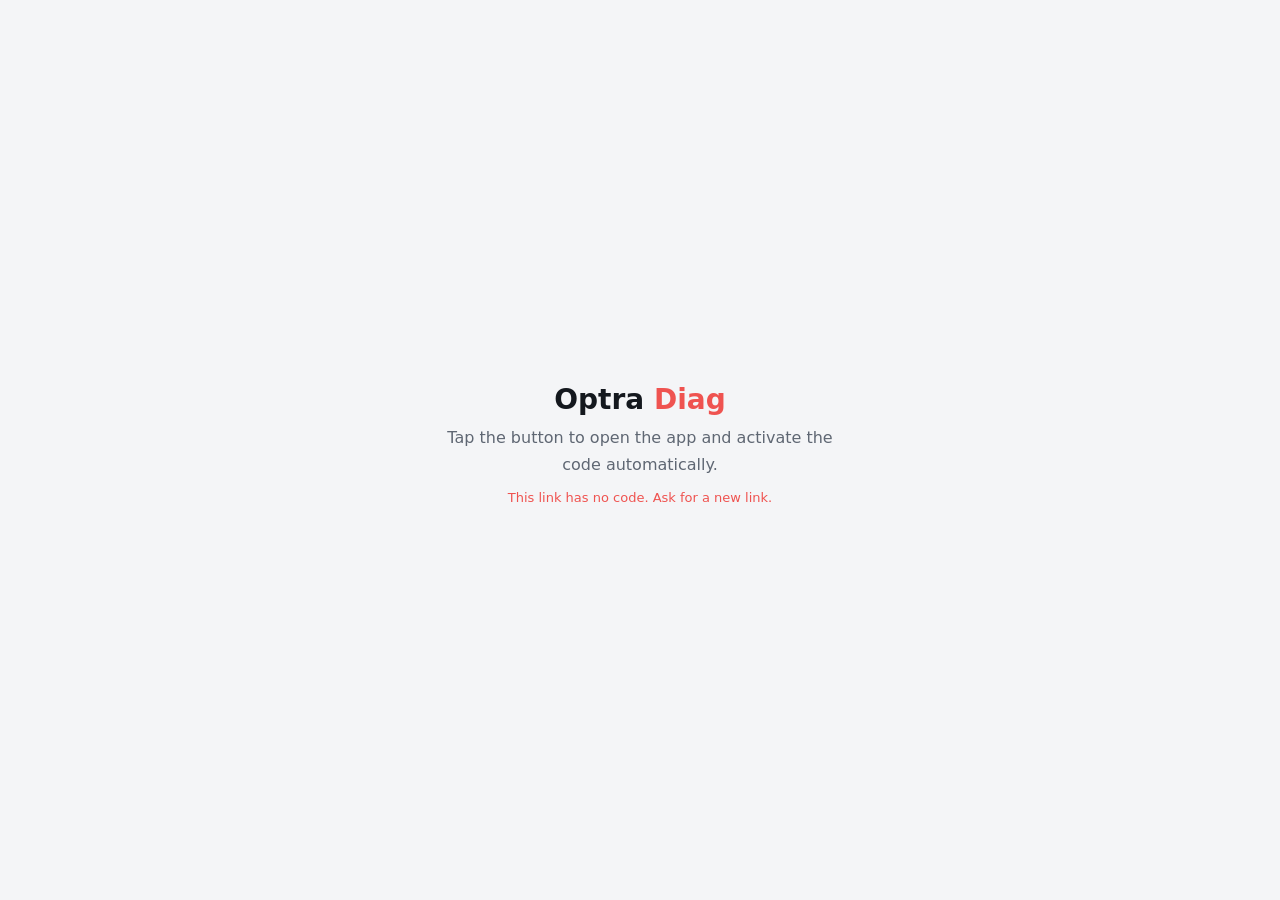
<file: a.html>
<!doctype html>
<html lang="ar" dir="rtl">
<head>
<meta charset="utf-8">
<meta name="viewport" content="width=device-width,initial-scale=1">
<meta name="referrer" content="no-referrer">
<meta name="robots" content="noindex,nofollow">
<title>Optra Diag</title>
<style>
:root{--bg:#0b0d10;--card:#171a20;--text:#eceef2;--sub:#9aa1ad;--accent:#ef5350}
@media (prefers-color-scheme: light){:root{--bg:#f4f5f7;--card:#fff;--text:#14181e;--sub:#5f6773}}
*{box-sizing:border-box}
body{margin:0;min-height:100vh;display:flex;align-items:center;justify-content:center;background:var(--bg);color:var(--text);font-family:system-ui,-apple-system,"Segoe UI",Tahoma,Arial,sans-serif;padding:20px}
main{width:100%;max-width:420px;text-align:center}
h1{font-size:28px;margin:0 0 6px}
h1 span{color:var(--accent)}
p{color:var(--sub);line-height:1.7;margin:8px 0}
.btn{display:block;width:100%;border:0;border-radius:16px;padding:16px;margin-top:18px;font-size:18px;font-weight:700;color:#fff;background:var(--accent);cursor:pointer}
.card{background:var(--card);border-radius:14px;padding:14px;margin-top:22px;text-align:start}
.card b{display:block;margin-bottom:6px;font-size:14px}
code{display:block;direction:ltr;text-align:left;font-family:ui-monospace,Consolas,monospace;font-size:12px;word-break:break-all;color:var(--text)}
.small{font-size:13px}
.copy{margin-top:10px;background:transparent;border:1.5px solid var(--sub);color:var(--text);padding:10px;font-size:15px;font-weight:600;border-radius:12px;width:100%;cursor:pointer}
.hide{display:none}
</style>
</head>
<body>
<main>
  <h1>Optra <span>Diag</span></h1>
  <p id="msg"></p>
  <button class="btn" id="open"></button>
  <p class="small" id="hint"></p>
  <div class="card hide" id="box"><b id="boxt"></b><code id="code"></code><button class="copy" id="copy"></button></div>
  <p class="small" id="bad" style="color:var(--accent)"></p>
</main>
<script>
/* Static page. The activation code stays in the part of the address after "#", which the browser never sends to any
   server, and this page makes no network requests at all. */
(function () {
  var T = {
    ar: {dir: 'rtl', msg: 'اضغط الزر لفتح التطبيق وتفعيل الكود تلقائياً.', open: 'فتح Optra Diag وتفعيل الكود', hint: 'لازم التطبيق يكون مثبّت على جوالك.',
         boxt: 'إذا ما انفتح التطبيق، انسخ الكود والصقه في خانة كود التفعيل:', copy: 'نسخ الكود', copied: 'اتنسخ ✓', bad: 'الرابط ناقص: ما فيه كود. اطلب الرابط من جديد.'},
    en: {dir: 'ltr', msg: 'Tap the button to open the app and activate the code automatically.', open: 'Open Optra Diag and activate', hint: 'The app must be installed on this phone.',
         boxt: 'If the app does not open, copy the code and paste it into the activation box:', copy: 'Copy code', copied: 'Copied ✓', bad: 'This link has no code. Ask for a new link.'},
    ru: {dir: 'ltr', msg: 'Нажмите кнопку, чтобы открыть приложение и активировать код автоматически.', open: 'Открыть Optra Diag и активировать', hint: 'Приложение должно быть установлено на этом телефоне.',
         boxt: 'Если приложение не открылось, скопируйте код и вставьте его в поле активации:', copy: 'Скопировать код', copied: 'Скопировано ✓', bad: 'В ссылке нет кода. Запросите новую ссылку.'},
    uz: {dir: 'ltr', msg: 'Ilovani ochish va kodni avtomatik faollashtirish uchun tugmani bosing.', open: 'Optra Diag ni ochish va faollashtirish', hint: 'Ilova shu telefonga o‘rnatilgan bo‘lishi kerak.',
         boxt: 'Ilova ochilmasa, kodni nusxalab, faollashtirish maydoniga qo‘ying:', copy: 'Kodni nusxalash', copied: 'Nusxalandi ✓', bad: 'Havolada kod yo‘q. Yangi havola so‘rang.'}
  };
  var lang = (navigator.language || 'en').slice(0, 2).toLowerCase();
  var q = location.search.match(/[?&]l=(ar|en|ru|uz)/);
  if (q) lang = q[1];
  var t = T[lang] || T.en;
  document.documentElement.lang = T[lang] ? lang : 'en';
  document.documentElement.dir = t.dir;
  var $ = function (id) { return document.getElementById(id); };
  $('msg').textContent = t.msg; $('open').textContent = t.open; $('hint').textContent = t.hint;
  $('boxt').textContent = t.boxt; $('copy').textContent = t.copy;

  var code = '';
  try { code = decodeURIComponent((location.hash || '').slice(1)); } catch (e) { code = (location.hash || '').slice(1); }
  code = code.replace(/^c=/i, '').toUpperCase().replace(/[^A-Z2-7]/g, '');
  if (code.length < 100) { $('bad').textContent = t.bad; $('open').classList.add('hide'); $('hint').classList.add('hide'); return; }

  var android = /android/i.test(navigator.userAgent);
  var link = android ? 'intent://activate?c=' + code + '#Intent;scheme=optradiag;end' : 'optradiag://activate?c=' + code;
  function openApp() { location.href = link; }
  $('open').addEventListener('click', openApp);
  $('code').textContent = code.replace(/(.{5})/g, '$1-').replace(/-$/, '');
  $('box').classList.remove('hide');
  $('copy').addEventListener('click', function () {
    var done = function () { $('copy').textContent = t.copied; };
    if (navigator.clipboard && navigator.clipboard.writeText) navigator.clipboard.writeText($('code').textContent).then(done, function () { select(); });
    else select();
    function select() { var r = document.createRange(); r.selectNodeContents($('code')); var s = getSelection(); s.removeAllRanges(); s.addRange(r); }
  });
  setTimeout(openApp, 500);      // try once by itself; the button is there if the phone asks for a tap
})();
</script>
</body>
</html>
</file>
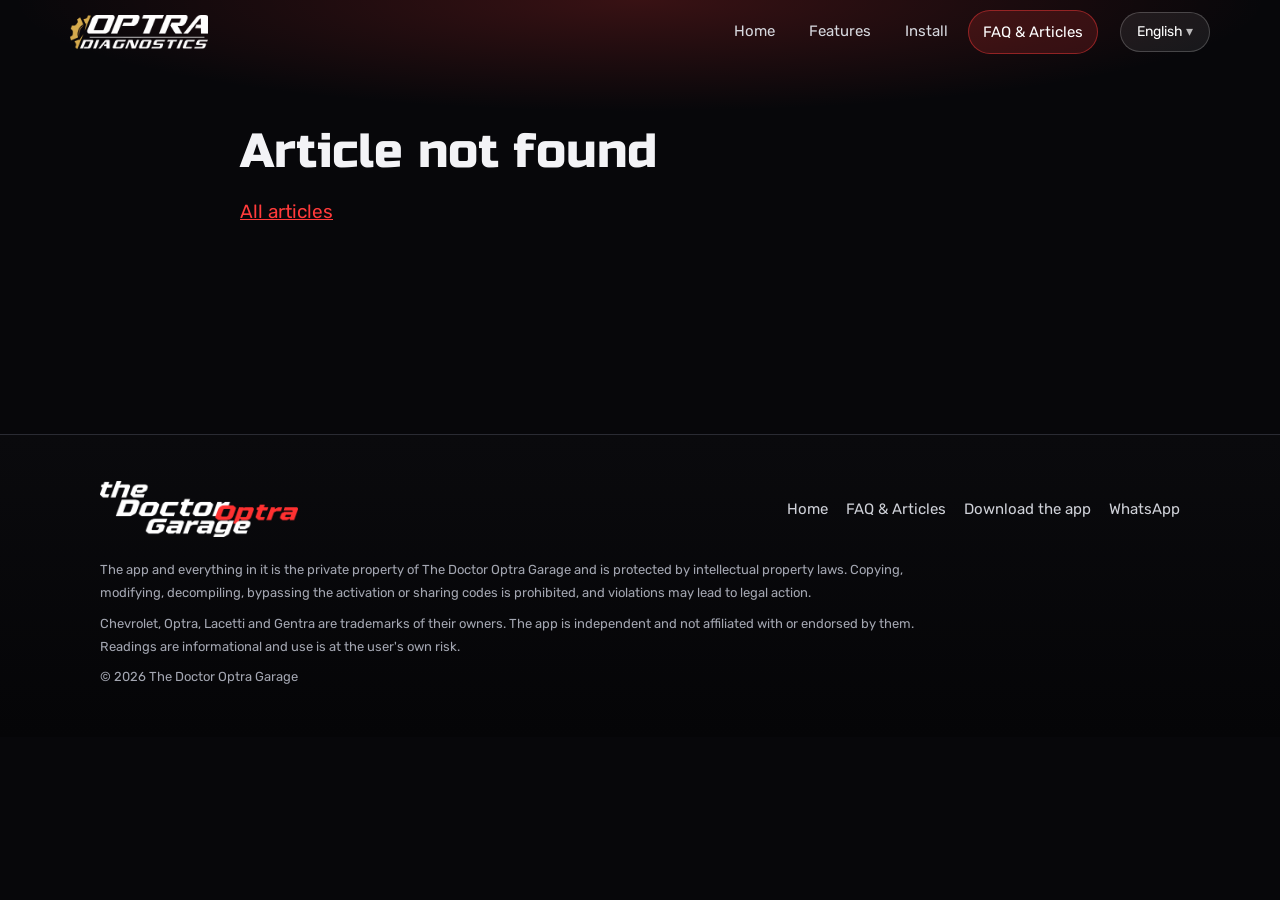
<file: article.html>
<!doctype html>
<html lang="ar" dir="rtl">
<head>
<meta charset="utf-8">
<meta name="viewport" content="width=device-width, initial-scale=1">
<title>Optra Diag</title>
<meta name="theme-color" content="#07070a">
<link rel="icon" href="img/app_icon.png">
<link rel="stylesheet" href="site.css"><link rel="stylesheet" href="blog.css">
</head>
<body>
<header class="nav" id="nav"></header>
<section class="ah"><div class="wrap"><div class="art" id="head"></div></div></section>
<main class="wrap"><div class="art"><div class="body" id="body"></div>
  <div class="cta-band rv" id="cta"></div>
  <div class="navart" id="navart"></div>
</div>
<div class="rel"><div class="art" style="max-width:none"><h2 id="relh"></h2></div><div class="ag" id="rel"></div></div>
</main>
<footer id="foot"></footer>
<script src="site.js"></script>
<script>
var UI={
ar:{home:"الأسئلة والمقالات",read:"دقيقة قراءة",rel:"مقالات ذات صلة",ch:"افحص سيارتك بنفسك",cp:"حمّل Optra Diag واقرأ الأكواد وشوف القراءات الحية، وأرسل التقرير للميكانيكي.",cb:"تحميل التطبيق",tip:"نصيحة",warn:"تنبيه",back:"السابق",next:"التالي",more:"اقرأ المقال",nf:"المقال غير موجود",all:"كل المقالات"},
en:{home:"FAQ & Articles",read:"min read",rel:"Related articles",ch:"Check your car yourself",cp:"Download Optra Diag, read the codes, watch live data and send the report to your mechanic.",cb:"Download the app",tip:"Tip",warn:"Warning",back:"Previous",next:"Next",more:"Read article",nf:"Article not found",all:"All articles"},
ru:{home:"Вопросы и статьи",read:"мин чтения",rel:"Похожие статьи",ch:"Проверьте машину сами",cp:"Скачайте Optra Diag, читайте коды, смотрите живые данные и отправляйте отчёт механику.",cb:"Скачать приложение",tip:"Совет",warn:"Внимание",back:"Назад",next:"Далее",more:"Читать статью",nf:"Статья не найдена",all:"Все статьи"},
uz:{home:"Savollar va maqolalar",read:"daqiqa oʻqish",rel:"Oʻxshash maqolalar",ch:"Mashinangizni oʻzingiz tekshiring",cp:"Optra Diag ni yuklab oling, kodlarni oʻqing, jonli maʼlumotni koʻring va hisobotni mexanikka yuboring.",cb:"Ilovani yuklab olish",tip:"Maslahat",warn:"Diqqat",back:"Oldingi",next:"Keyingi",more:"Maqolani oʻqish",nf:"Maqola topilmadi",all:"Barcha maqolalar"}};
var D=null, slug=new URLSearchParams(location.search).get("a");
function esc(s){return String(s).replace(/[&<>"]/g,function(c){return{"&":"&amp;","<":"&lt;",">":"&gt;",'"':"&quot;"}[c]})}
function draw(){
  if(!D)return; var l=SITE.lang,u=UI[l],A=D.articles;
  var i=A.findIndex(function(x){return x.slug===slug}); 
  if(i<0){document.getElementById("head").innerHTML='<h1>'+u.nf+'</h1><p class="lead"><a href="faq.html" style="color:var(--red)">'+u.all+'</a></p>';document.getElementById("body").innerHTML="";document.getElementById("cta").style.display="none";return}
  var a=A[i]; document.title=a.t[l]+" - Optra Diag";
  document.getElementById("head").innerHTML='<div class="crumb"><a href="faq.html">'+u.home+'</a><span>›</span><span>'+esc(a.code)+'</span></div><div class="meta"><span class="pill">'+esc(a.code)+'</span><span>'+D.cats[a.cat][l]+'</span><span>'+a.read+' '+u.read+'</span></div><h1>'+esc(a.t[l])+'</h1><p class="lead">'+esc(a.lead[l])+'</p><div class="cover"><img src="img/a/cover_'+a.cover+'.svg" alt=""></div>';
  var h="";
  a.body[l].forEach(function(b){
    if(b[0]==="h")h+='<h2>'+esc(b[1])+'</h2>';
    else if(b[0]==="p")h+='<p>'+esc(b[1])+'</p>';
    else if(b[0]==="ul")h+='<ul>'+b[1].map(function(x){return'<li>'+esc(x)+'</li>'}).join("")+'</ul>';
    else if(b[0]==="fig")h+='<figure class="rv"><img src="img/a/'+b[1]+'.svg" alt="" loading="lazy"><figcaption>'+esc(b[2])+'</figcaption></figure>';
    else if(b[0]==="tip")h+='<div class="callout tip rv"><div class="ci">i</div><div><b>'+u.tip+':</b> '+esc(b[1])+'</div></div>';
    else if(b[0]==="warn")h+='<div class="callout warn rv"><div class="ci">!</div><div><b>'+u.warn+':</b> '+esc(b[1])+'</div></div>';
  });
  document.getElementById("body").innerHTML=h;
  document.getElementById("cta").style.display="";
  document.getElementById("cta").innerHTML='<h2>'+u.ch+'</h2><p>'+u.cp+'</p><a class="btn" href="index.html#install">'+u.cb+'</a>';
  var prev=A[(i+A.length-1)%A.length],next=A[(i+1)%A.length];
  document.getElementById("navart").innerHTML='<a class="btn ghost" href="article.html?a='+prev.slug+'">‹ '+u.back+'</a><a class="btn ghost" href="article.html?a='+next.slug+'">'+u.next+' ›</a>';
  document.getElementById("relh").textContent=u.rel;
  var rel=A.filter(function(x,j){return j!==i&&x.cat===a.cat}).concat(A.filter(function(x,j){return j!==i&&x.cat!==a.cat})).slice(0,3);
  document.getElementById("rel").innerHTML=rel.map(function(x){return '<a class="ac rv" href="article.html?a='+x.slug+'"><div class="im"><img src="img/a/cover_'+x.cover+'.svg" alt="" loading="lazy"></div><div class="tx"><div class="meta"><span class="pill">'+esc(x.code)+'</span><span>'+x.read+' '+u.read+'</span></div><h3>'+esc(x.t[l])+'</h3><span class="more">'+u.more+' →</span></div></a>'}).join("");
  SITE.reveal();
}
SITE.onLang(draw);SITE.start();
fetch("articles.json").then(function(r){return r.json()}).then(function(j){D=j;draw()});
</script>
</body>
</html>
</file>
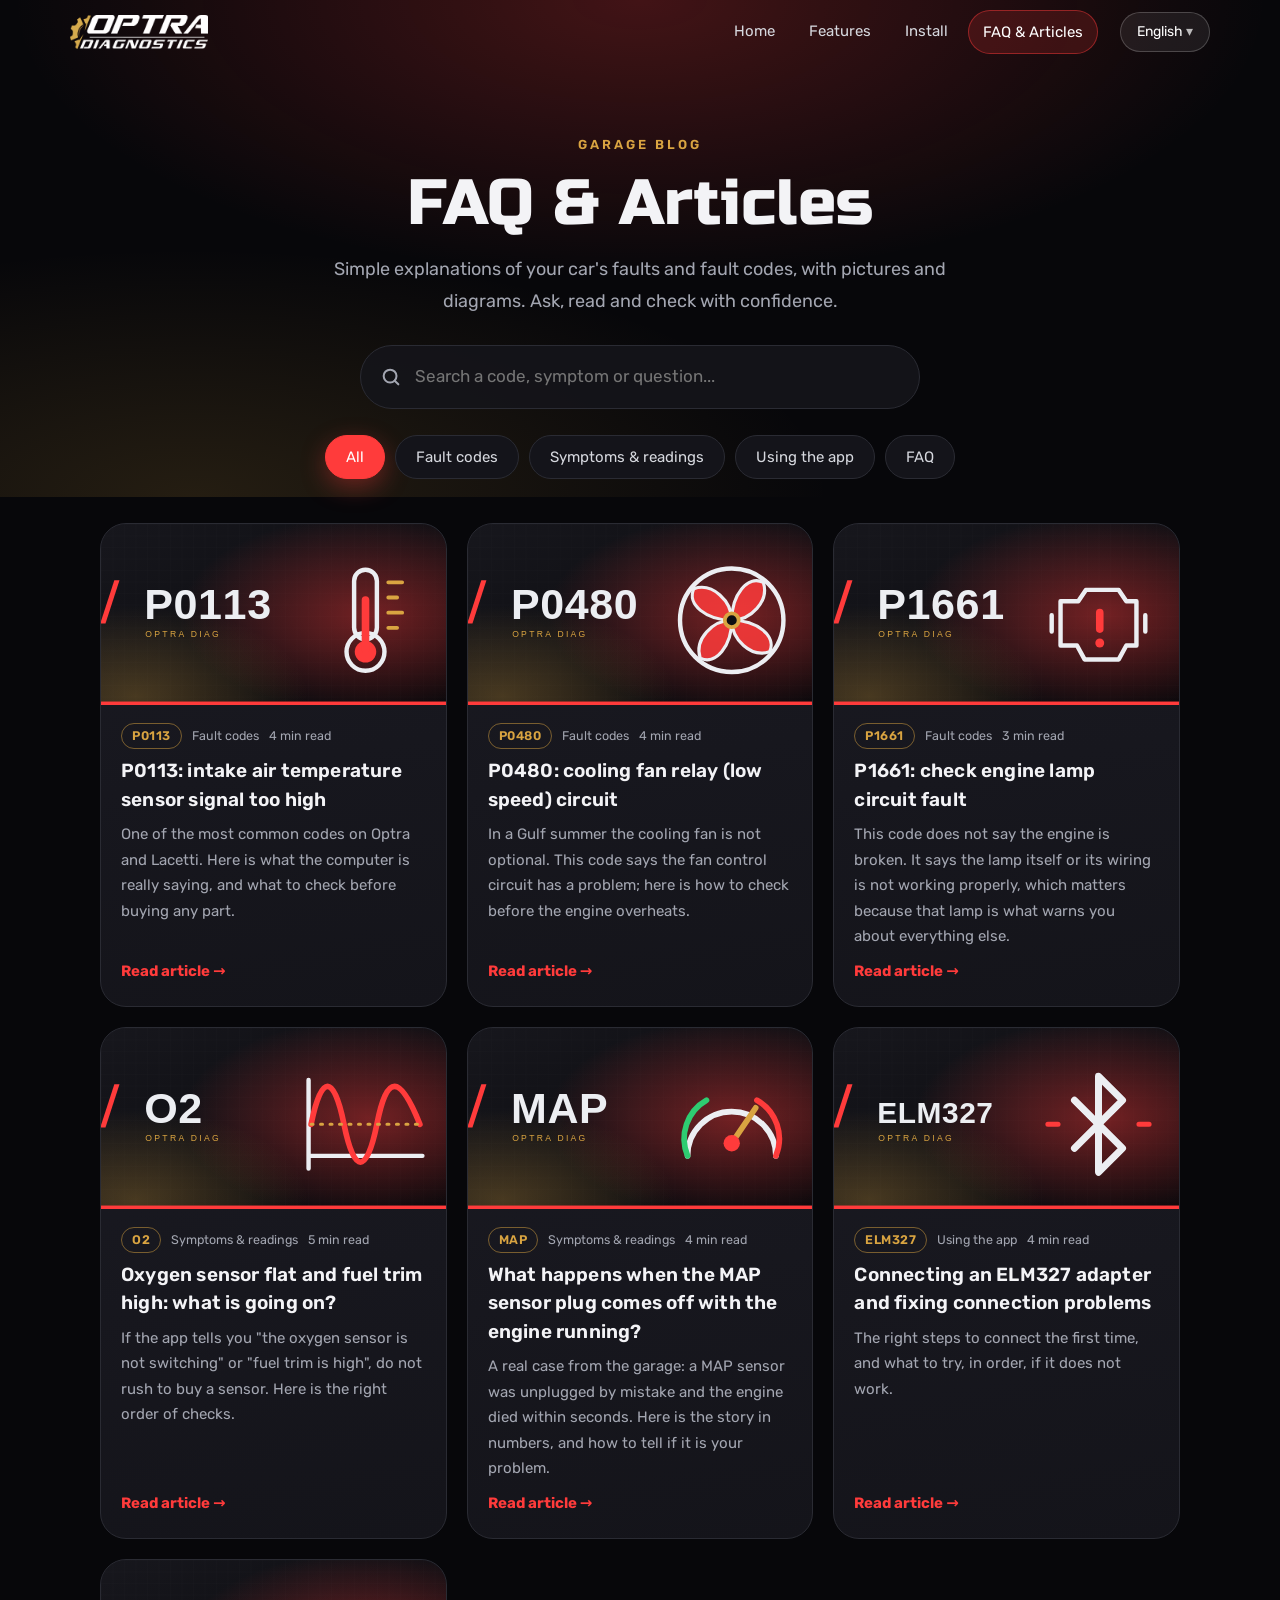
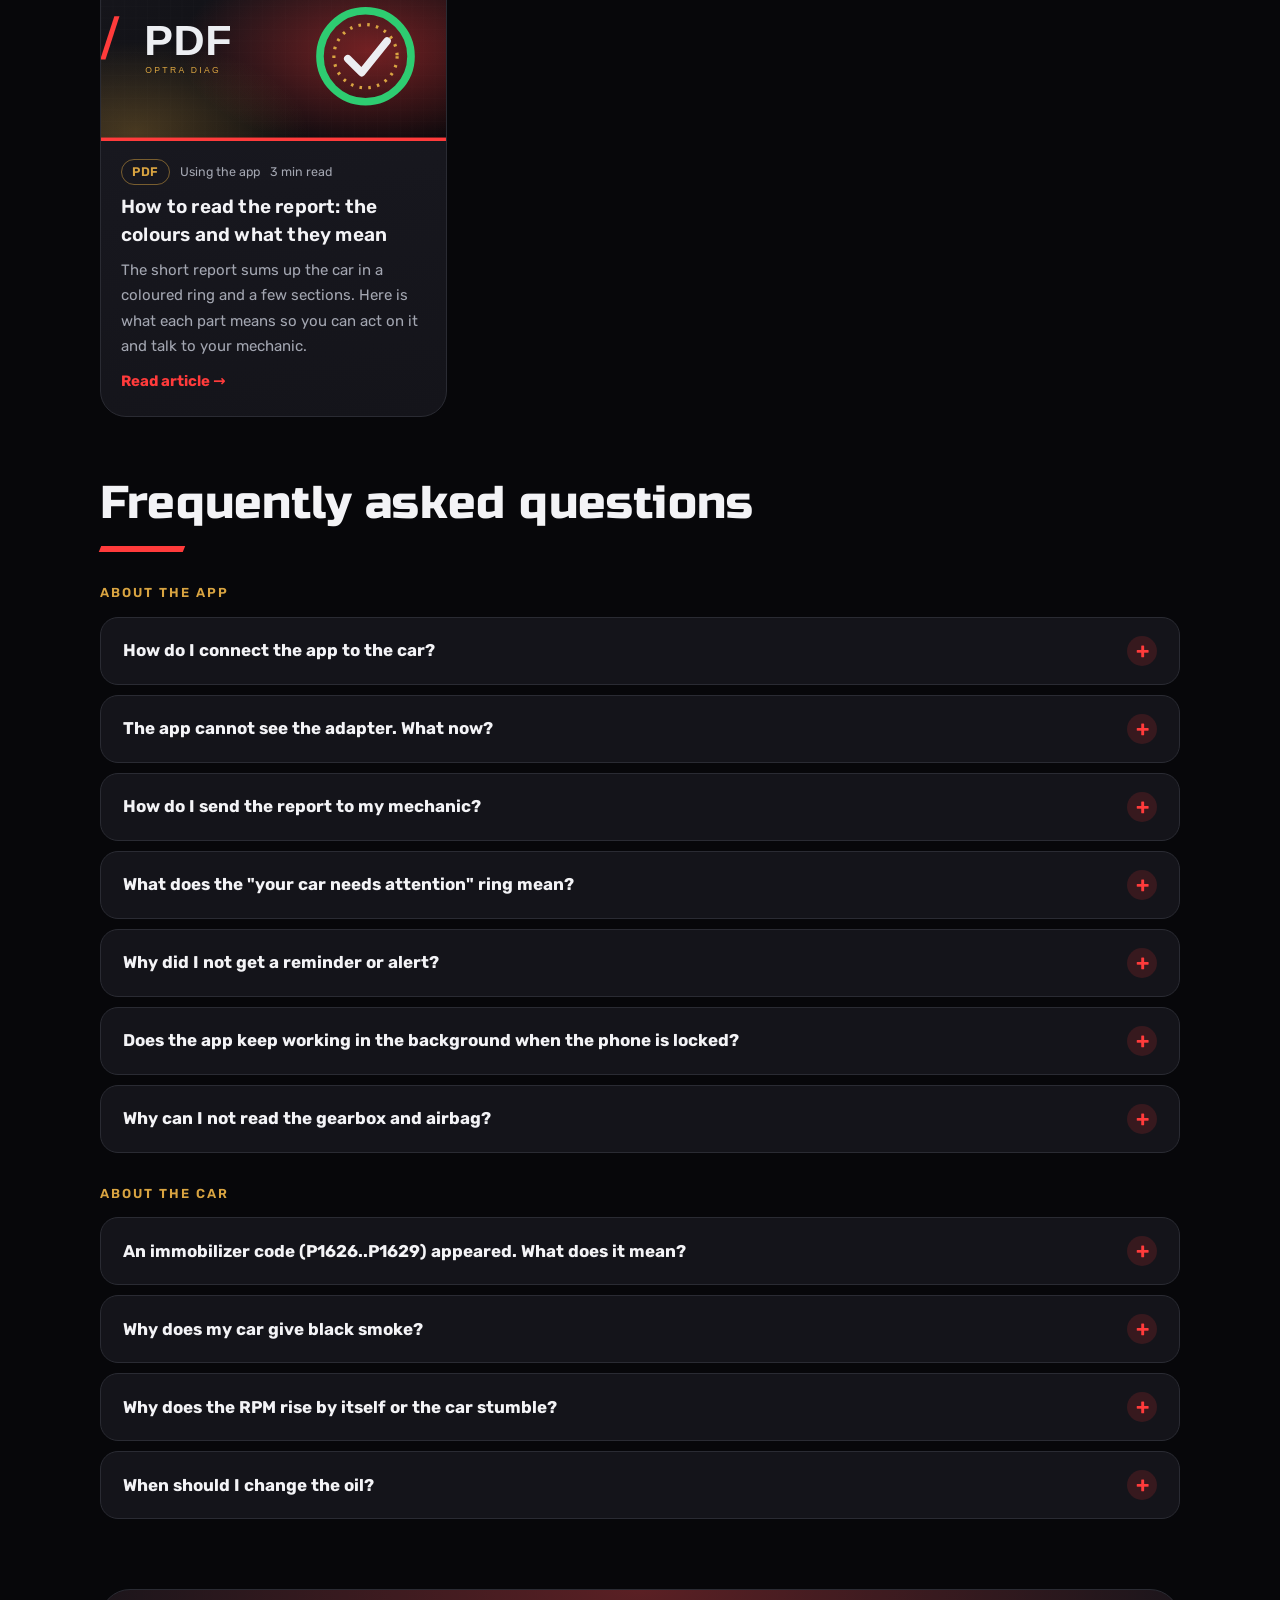
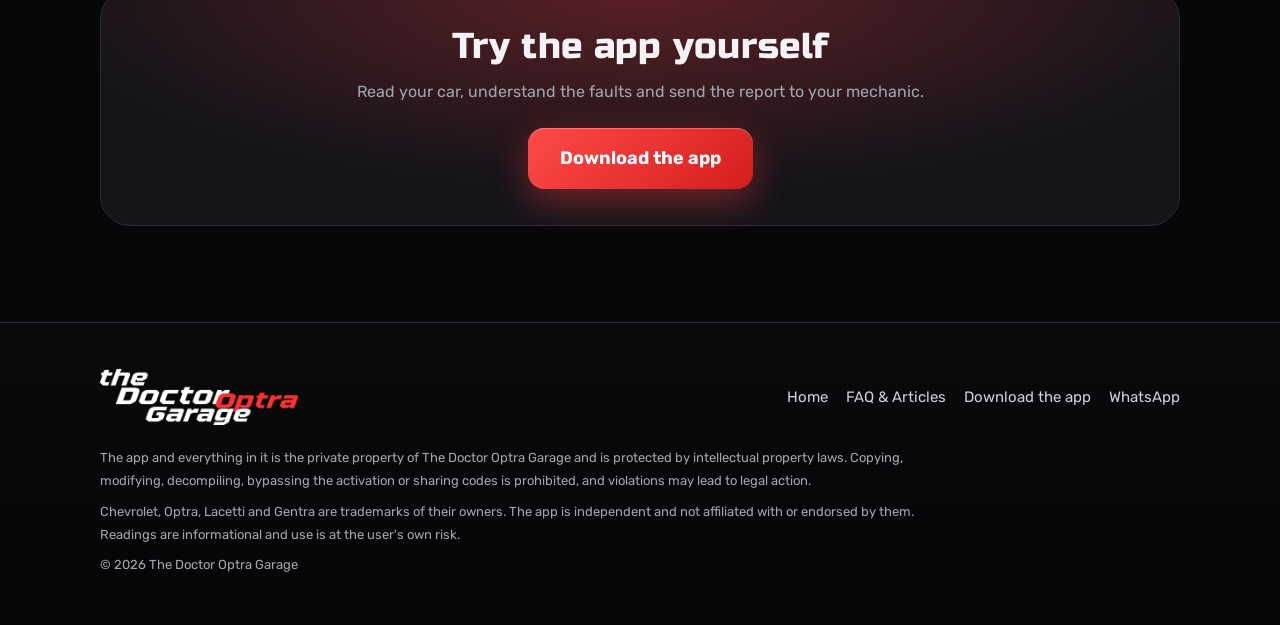
<file: faq.html>
<!doctype html>
<html lang="ar" dir="rtl">
<head>
<meta charset="utf-8">
<meta name="viewport" content="width=device-width, initial-scale=1">
<title>FAQ - Optra Diag</title>
<meta name="theme-color" content="#07070a">
<link rel="icon" href="img/app_icon.png">
<link rel="stylesheet" href="site.css"><link rel="stylesheet" href="blog.css">
</head>
<body>
<header class="nav" id="nav"></header>
<section class="bh"><div class="wrap">
  <span class="kick" id="kick"></span>
  <h1 id="ttl"></h1>
  <p id="sub"></p>
  <div class="search"><svg viewBox="0 0 24 24"><circle cx="11" cy="11" r="7"/><path d="m20 20-4-4"/></svg><input id="q" type="search" autocomplete="off"></div>
  <div class="chips" id="chips"></div>
</div></section>
<main class="wrap">
  <div class="ag" id="ag"></div>
  <div class="faqs" id="faqs"></div>
  <p class="empty" id="empty"></p>
  <div class="cta-band rv"><h2 id="cta_h"></h2><p id="cta_p"></p><a class="btn" id="cta_b" href="index.html#install"></a></div>
</main>
<footer id="foot"></footer>
<script src="site.js"></script>
<script>
var UI={
ar:{k:"مدونة الورشة",t:"الأسئلة والمقالات",s:"شرح مبسّط لأعطال سيارتك وأكواد الفحص، مع صور ورسوم. اسأل، اقرأ، وافحص بثقة.",ph:"ابحث عن كود أو عرض أو سؤال...",all:"الكل",faq:"أسئلة شائعة",read:"دقيقة قراءة",more:"اقرأ المقال",none:"ما لقينا نتيجة. تواصل معنا واتساب 0578087254",ch:"جرّب التطبيق بنفسك",cp:"اقرأ سيارتك، افهم الأعطال، وأرسل التقرير لميكانيكيك.",cb:"تحميل التطبيق",faqh:"الأسئلة الشائعة"},
en:{k:"Garage blog",t:"FAQ & Articles",s:"Simple explanations of your car's faults and fault codes, with pictures and diagrams. Ask, read and check with confidence.",ph:"Search a code, symptom or question...",all:"All",faq:"FAQ",read:"min read",more:"Read article",none:"Nothing found. Contact us on WhatsApp 0578087254",ch:"Try the app yourself",cp:"Read your car, understand the faults and send the report to your mechanic.",cb:"Download the app",faqh:"Frequently asked questions"},
ru:{k:"Блог мастерской",t:"Вопросы и статьи",s:"Простые объяснения неисправностей и кодов с картинками и схемами. Спрашивайте, читайте и проверяйте с уверенностью.",ph:"Поиск кода, симптома или вопроса...",all:"Все",faq:"Вопросы",read:"мин чтения",more:"Читать статью",none:"Ничего не найдено. Напишите нам в WhatsApp 0578087254",ch:"Попробуйте приложение",cp:"Прочитайте машину, поймите неисправности и отправьте отчёт механику.",cb:"Скачать приложение",faqh:"Частые вопросы"},
uz:{k:"Ustaxona blogi",t:"Savollar va maqolalar",s:"Mashina nosozliklari va xato kodlarining oddiy tushuntirishi, rasm va chizmalar bilan. Soʻrang, oʻqing va ishonch bilan tekshiring.",ph:"Kod, belgi yoki savol qidiring...",all:"Hammasi",faq:"Savollar",read:"daqiqa oʻqish",more:"Maqolani oʻqish",none:"Hech narsa topilmadi. WhatsApp 0578087254 orqali yozing",ch:"Ilovani oʻzingiz sinab koʻring",cp:"Mashinani oʻqing, nosozliklarni tushuning va hisobotni mexanikka yuboring.",cb:"Ilovani yuklab olish",faqh:"Tez-tez beriladigan savollar"}};
var D=null, cat="all", term="";
function esc(s){return String(s).replace(/[&<>"]/g,function(c){return{"&":"&amp;","<":"&lt;",">":"&gt;",'"':"&quot;"}[c]})}
function norm(s){return String(s).toLowerCase()}
function draw(){
  var l=SITE.lang,u=UI[l]; if(!D)return;
  var a=D.a.articles;
  document.title=u.t+" - Optra Diag";
  document.getElementById("kick").textContent=u.k;document.getElementById("ttl").textContent=u.t;document.getElementById("sub").textContent=u.s;
  document.getElementById("q").placeholder=u.ph;
  document.getElementById("cta_h").textContent=u.ch;document.getElementById("cta_p").textContent=u.cp;document.getElementById("cta_b").textContent=u.cb;
  var cats=[["all",u.all]],seen={};
  a.forEach(function(x){if(!seen[x.cat]){seen[x.cat]=1;cats.push([x.cat,D.a.cats[x.cat][l]])}});
  cats.push(["faq",u.faq]);
  document.getElementById("chips").innerHTML=cats.map(function(c){return '<button data-c="'+c[0]+'" class="'+(c[0]===cat?"on":"")+'">'+esc(c[1])+'</button>'}).join("");
  document.querySelectorAll("#chips button").forEach(function(b){b.onclick=function(){cat=b.getAttribute("data-c");draw()}});
  var t=norm(term),shown=0;
  var arts=(cat==="faq")?[]:a.filter(function(x){return(cat==="all"||x.cat===cat)&&(!t||norm(x.t[l]+" "+x.lead[l]+" "+x.code).indexOf(t)>-1)});
  document.getElementById("ag").innerHTML=arts.map(function(x){return '<a class="ac rv" href="article.html?a='+x.slug+'"><div class="im"><img src="img/a/cover_'+x.cover+'.svg" alt="" loading="lazy"></div><div class="tx"><div class="meta"><span class="pill">'+esc(x.code)+'</span><span>'+D.a.cats[x.cat][l]+'</span><span>'+x.read+' '+u.read+'</span></div><h3>'+esc(x.t[l])+'</h3><p>'+esc(x.lead[l])+'</p><span class="more">'+u.more+' →</span></div></a>'}).join("");
  shown+=arts.length;
  var fq=(cat==="all"||cat==="faq")?D.f.items.filter(function(x){return!t||norm(x.q[l]+" "+x.a[l]).indexOf(t)>-1}):[];
  var h="",last="";
  fq.forEach(function(x){if(x.cat!==last){last=x.cat;h+='<div class="fcat">'+esc(D.f.cats[x.cat][l])+'</div>'}h+='<details class="fq"><summary>'+esc(x.q[l])+'</summary><div class="a">'+esc(x.a[l])+'</div></details>'});
  document.getElementById("faqs").innerHTML=fq.length?'<h2 class="sh">'+u.faqh+'</h2>'+h:"";
  shown+=fq.length;
  var e=document.getElementById("empty");e.textContent=u.none;e.style.display=shown?"none":"block";
  SITE.reveal();
}
document.getElementById("q").addEventListener("input",function(e){term=e.target.value.trim();draw()});
SITE.onLang(draw);SITE.start();
Promise.all([fetch("articles.json").then(function(r){return r.json()}),fetch("faq.json").then(function(r){return r.json()})]).then(function(r){D={a:r[0],f:r[1]};draw()}).catch(function(){document.getElementById("empty").style.display="block"});
</script>
</body>
</html>
</file>
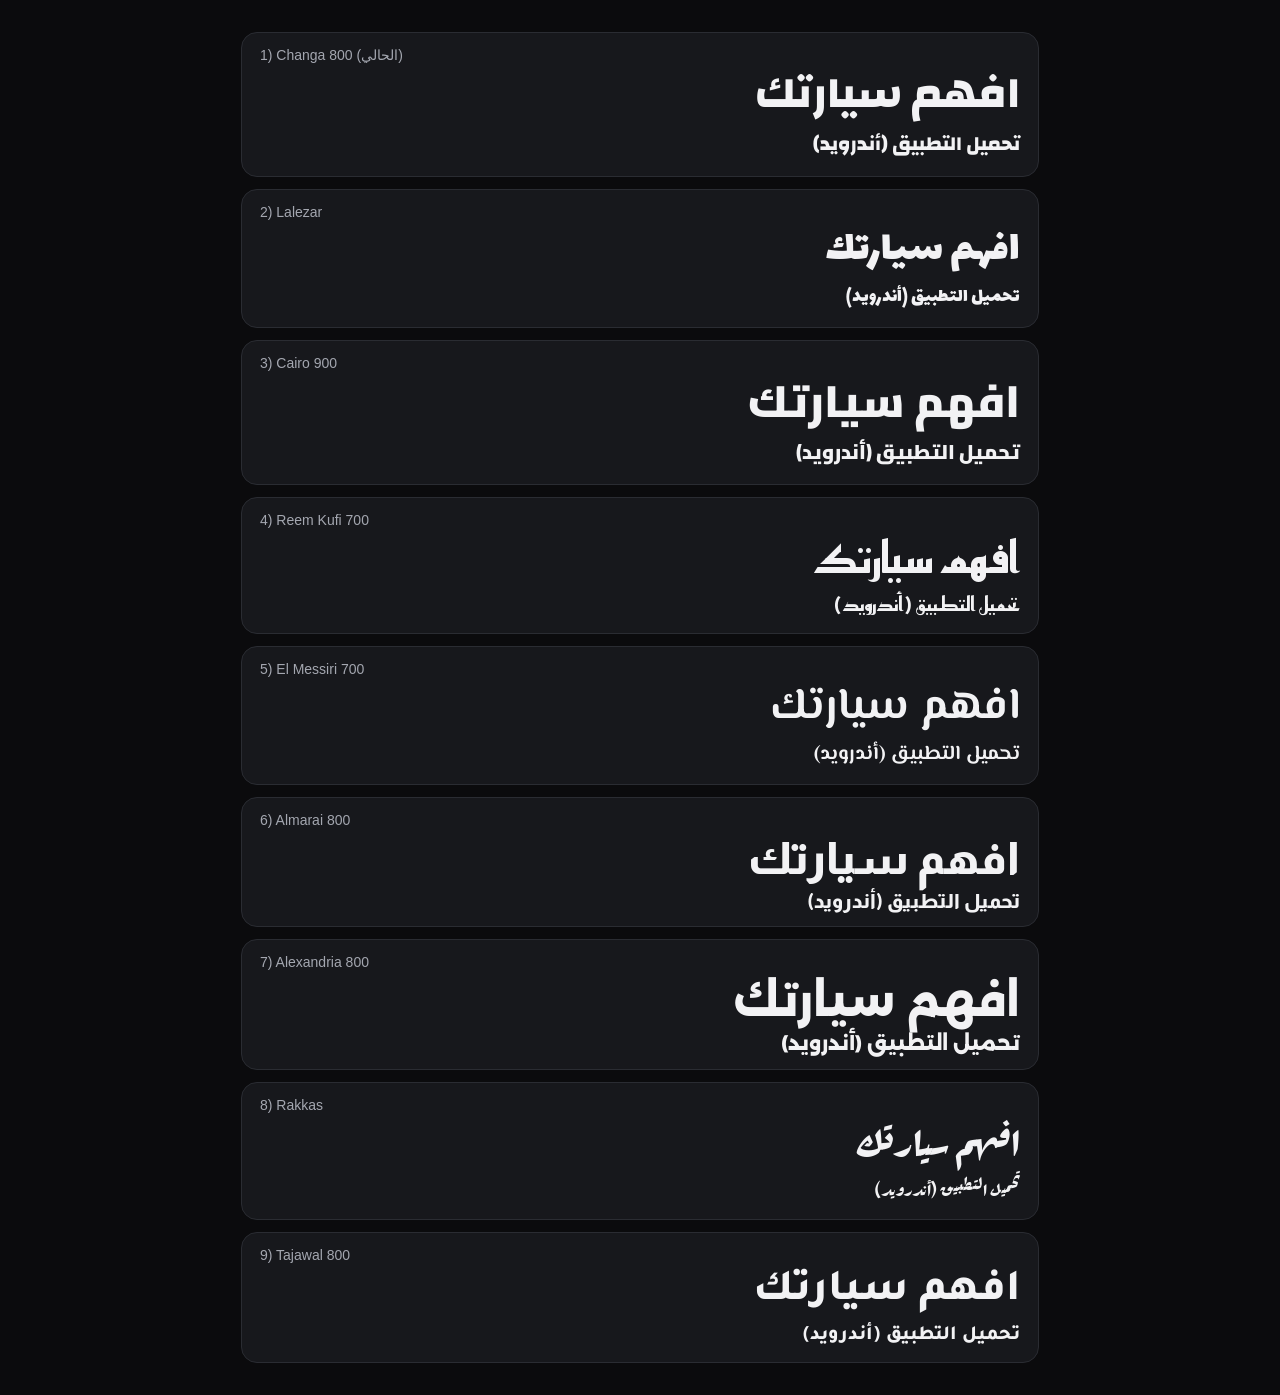
<file: fonts.html>
<!doctype html>
<html lang="ar" dir="rtl"><head><meta charset="utf-8"><meta name="viewport" content="width=device-width,initial-scale=1">
<title>اختبار الخطوط</title>
<link href="https://fonts.googleapis.com/css2?family=Changa:wght@800&family=Cairo:wght@900&family=Reem+Kufi:wght@700&family=El+Messiri:wght@700&family=Almarai:wght@800&family=Alexandria:wght@800&family=Lalezar&family=Rakkas&family=Aref+Ruqaa:wght@700&family=Tajawal:wght@800&display=swap" rel="stylesheet">
<style>
body{background:#0b0b0d;color:#f2f2f4;margin:0;padding:20px;font-family:sans-serif}
.r{border:1px solid #2a2c32;border-radius:16px;padding:14px 18px;margin:12px auto;max-width:760px;background:#17181c}
.r small{color:#a4a7b0;font:14px sans-serif;display:block;direction:ltr;text-align:left}
.r b{display:block;font-size:44px;font-weight:400;line-height:1.4}
.r span{font-size:20px}
</style></head><body>
<div class="r"><small>1) Changa 800 (الحالي)</small><b style="font-family:Changa;font-weight:800">افهم سيارتك</b><span style="font-family:Changa;font-weight:800">تحميل التطبيق (أندرويد)</span></div>
<div class="r"><small>2) Lalezar</small><b style="font-family:Lalezar">افهم سيارتك</b><span style="font-family:Lalezar">تحميل التطبيق (أندرويد)</span></div>
<div class="r"><small>3) Cairo 900</small><b style="font-family:Cairo;font-weight:900">افهم سيارتك</b><span style="font-family:Cairo;font-weight:900">تحميل التطبيق (أندرويد)</span></div>
<div class="r"><small>4) Reem Kufi 700</small><b style="font-family:'Reem Kufi';font-weight:700">افهم سيارتك</b><span style="font-family:'Reem Kufi';font-weight:700">تحميل التطبيق (أندرويد)</span></div>
<div class="r"><small>5) El Messiri 700</small><b style="font-family:'El Messiri';font-weight:700">افهم سيارتك</b><span style="font-family:'El Messiri';font-weight:700">تحميل التطبيق (أندرويد)</span></div>
<div class="r"><small>6) Almarai 800</small><b style="font-family:Almarai;font-weight:800">افهم سيارتك</b><span style="font-family:Almarai;font-weight:800">تحميل التطبيق (أندرويد)</span></div>
<div class="r"><small>7) Alexandria 800</small><b style="font-family:Alexandria;font-weight:800">افهم سيارتك</b><span style="font-family:Alexandria;font-weight:800">تحميل التطبيق (أندرويد)</span></div>
<div class="r"><small>8) Rakkas</small><b style="font-family:Rakkas">افهم سيارتك</b><span style="font-family:Rakkas">تحميل التطبيق (أندرويد)</span></div>
<div class="r"><small>9) Tajawal 800</small><b style="font-family:Tajawal;font-weight:800">افهم سيارتك</b><span style="font-family:Tajawal;font-weight:800">تحميل التطبيق (أندرويد)</span></div>
</body></html>
</file>
<file: site.css>
@font-face{font-family:"Cairo";src:url(fonts/cairo.woff) format("woff");font-weight:200 1000;font-display:swap}
@font-face{font-family:"Rubik";src:url(fonts/rubik.woff) format("woff");font-weight:300 900;font-display:swap}
@font-face{font-family:"Russo One";src:url(fonts/russo.woff) format("woff");font-weight:400;font-display:swap}
:root{--bg:#07070a;--bg2:#0d0d12;--card:#14141a;--card2:#1a1a22;--line:#2a2b33;--text:#f3f3f6;--mute:#a3a6b1;--red:#ff3b3b;--red2:#d62222;--gold:#d9a441;--green:#2ecc71;--r:20px}
*{box-sizing:border-box;margin:0;padding:0}
html{scroll-behavior:smooth;-webkit-text-size-adjust:100%}
body{background:var(--bg);color:var(--text);font:400 16px/1.75 "Rubik",system-ui,-apple-system,"Segoe UI",Tahoma,Arial,sans-serif;overflow-x:hidden;min-height:100vh}
html[lang=ar] body{font-family:"Cairo","Rubik",system-ui,Tahoma,Arial,sans-serif}
a{color:inherit}
img{max-width:100%;display:block}
h1,h2,h3,.disp{font-family:"Russo One","Rubik",Impact,sans-serif;font-weight:400;line-height:1.15;letter-spacing:.2px}
html[lang=ar] h1,html[lang=ar] h2,html[lang=ar] h3,html[lang=ar] .disp{font-family:"Cairo",sans-serif;font-weight:800;line-height:1.35;letter-spacing:0}
.wrap{max-width:1120px;margin:0 auto;padding:0 20px}
::selection{background:var(--red);color:#fff}
/* nav */
.nav{position:fixed;inset-inline:0;top:0;z-index:100;transition:background .3s,border-color .3s,backdrop-filter .3s;border-bottom:1px solid transparent}
.nav.solid{background:rgba(8,8,11,.78);-webkit-backdrop-filter:blur(16px);backdrop-filter:blur(16px);border-color:rgba(255,255,255,.07)}
.nav .in{max-width:1180px;margin:0 auto;padding:10px 20px;display:flex;align-items:center;gap:22px}
.brand img{height:34px;width:auto}
.links{display:flex;gap:6px;margin-inline-start:auto}
.links a{text-decoration:none;color:#d6d8de;font-size:15px;padding:8px 14px;border-radius:999px;transition:.2s}
.links a:hover,.links a.on{background:rgba(255,255,255,.08);color:#fff}
.links a.hot{background:rgba(255,59,59,.16);color:#fff;border:1px solid rgba(255,59,59,.45)}
.lang{position:relative}
#langBtn{background:rgba(255,255,255,.07);border:1px solid rgba(255,255,255,.2);color:#fff;border-radius:999px;padding:7px 16px;font:inherit;font-size:14px;cursor:pointer}
#langBtn::after{content:" \25BE";opacity:.7}
.menu{position:absolute;inset-inline-end:0;top:calc(100% + 8px);min-width:150px;background:var(--card);border:1px solid var(--line);border-radius:16px;padding:6px;display:none;box-shadow:0 18px 50px rgba(0,0,0,.65)}
.menu.open{display:block}
.menu button{display:block;width:100%;text-align:start;background:none;border:0;color:#e4e6ea;font:inherit;font-size:15px;padding:9px 14px;border-radius:11px;cursor:pointer}
.menu button:hover{background:rgba(255,255,255,.08)}
.menu button.on{background:rgba(255,59,59,.2);color:#fff}
.burger{display:none}
@media(max-width:760px){.links{display:none}.lang{margin-inline-start:auto}.nav .in{gap:12px}.brand img{height:30px}}
/* buttons */
.btn{display:inline-flex;align-items:center;justify-content:center;gap:10px;text-decoration:none;font:inherit;font-weight:700;font-size:18px;padding:15px 32px;border-radius:16px;background:linear-gradient(135deg,#ff4a4a,#d41e1e);color:#fff;border:0;cursor:pointer;box-shadow:0 12px 36px rgba(255,59,59,.42),inset 0 1px 0 rgba(255,255,255,.28);transition:transform .2s,box-shadow .2s}
.btn:hover{transform:translateY(-2px);box-shadow:0 16px 44px rgba(255,59,59,.55),inset 0 1px 0 rgba(255,255,255,.3)}
.btn.ghost{background:rgba(255,255,255,.07);box-shadow:none;border:1px solid rgba(255,255,255,.26);-webkit-backdrop-filter:blur(8px);backdrop-filter:blur(8px)}
.btn.ghost:hover{background:rgba(255,255,255,.14)}
.btn svg{width:22px;height:22px;flex:none}
/* reveal */
.rv{opacity:0;transform:translateY(28px);transition:opacity .8s cubic-bezier(.2,.7,.2,1),transform .8s cubic-bezier(.2,.7,.2,1)}
.rv.in{opacity:1;transform:none}
.rv.d1{transition-delay:.08s}.rv.d2{transition-delay:.16s}.rv.d3{transition-delay:.24s}
@media(prefers-reduced-motion:reduce){.rv{opacity:1;transform:none;transition:none}html{scroll-behavior:auto}}
/* section heads */
.sec{padding:84px 0 0}
.kick{display:inline-block;color:var(--gold);font-size:13px;letter-spacing:3px;text-transform:uppercase;margin-bottom:10px;font-weight:600}
html[lang=ar] .kick{letter-spacing:0;font-size:15px}
.sh{font-size:clamp(28px,4.6vw,46px);margin-bottom:14px}
.sh::after{content:"";display:block;width:84px;height:6px;background:var(--red);margin-top:16px;transform:skewX(-22deg)}
html[dir=rtl] .sh::after{transform:skewX(22deg)}
.lead{color:var(--mute);max-width:640px;font-size:17px}
/* footer */
footer{margin-top:96px;padding:46px 0 40px;border-top:1px solid var(--line);background:linear-gradient(to bottom,#0a0a0d,#050507);color:var(--mute);font-size:13px}
footer .fl{display:flex;flex-wrap:wrap;gap:18px 28px;align-items:center;justify-content:space-between;margin-bottom:22px}
footer img{height:56px;width:auto}
footer .fa{display:flex;gap:18px;flex-wrap:wrap}
footer .fa a{color:#cfd1d8;text-decoration:none;font-size:15px}
footer .fa a:hover{color:#fff}
footer p{margin:8px 0;max-width:820px}
</file>
<file: blog.css>
.bh{padding:130px 0 10px;text-align:center;position:relative;isolation:isolate}
.bh::before{content:"";position:absolute;inset:0;z-index:-1;background:radial-gradient(ellipse 70% 80% at 50% 0,rgba(255,59,59,.24),transparent 70%),radial-gradient(ellipse 50% 50% at 15% 100%,rgba(217,164,65,.14),transparent)}
.bh h1{font-size:clamp(34px,7vw,64px)}
.bh h1 em{font-style:inherit;color:var(--red)}
.bh p{color:var(--mute);max-width:620px;margin:14px auto 0;font-size:18px}
.search{position:relative;max-width:560px;margin:28px auto 0}
.search input{width:100%;padding:16px 22px;padding-inline-start:54px;border-radius:999px;border:1px solid var(--line);background:rgba(20,20,26,.9);color:var(--text);font:inherit;font-size:17px;outline:0;transition:.2s}
.search input:focus{border-color:var(--red);box-shadow:0 0 0 4px rgba(255,59,59,.18)}
.search svg{position:absolute;inset-inline-start:20px;top:50%;margin-top:-11px;width:22px;height:22px;stroke:var(--mute);fill:none;stroke-width:2.2;stroke-linecap:round}
.chips{display:flex;flex-wrap:wrap;gap:10px;justify-content:center;margin:26px 0 8px}
.chips button{font:inherit;font-size:15px;color:#d6d8de;background:var(--card);border:1px solid var(--line);border-radius:999px;padding:8px 20px;cursor:pointer;transition:.2s}
.chips button:hover{border-color:#555}
.chips button.on{background:var(--red);border-color:var(--red);color:#fff;box-shadow:0 8px 24px rgba(255,59,59,.35)}
.ag{display:grid;grid-template-columns:repeat(auto-fill,minmax(300px,1fr));gap:20px;margin-top:26px}
.ac{display:flex;flex-direction:column;text-decoration:none;background:linear-gradient(170deg,var(--card2),var(--card));border:1px solid var(--line);border-radius:26px;overflow:hidden;transition:transform .25s,border-color .25s,box-shadow .25s}
.ac:hover{transform:translateY(-7px);border-color:rgba(255,59,59,.6);box-shadow:0 24px 60px rgba(0,0,0,.5)}
.ac img{width:100%;aspect-ratio:1200/630;object-fit:cover;transition:transform .5s}
.ac:hover img{transform:scale(1.05)}
.ac .im{overflow:hidden}
.ac .tx{padding:18px 20px 22px;display:flex;flex-direction:column;gap:8px;flex:1}
.meta{display:flex;gap:10px;align-items:center;font-size:12.5px;color:var(--mute);flex-wrap:wrap}
.pill{color:var(--gold);border:1px solid rgba(217,164,65,.5);border-radius:999px;padding:1px 10px;font-weight:600;letter-spacing:.5px}
.ac h3{font-size:19px;line-height:1.5;font-family:inherit;font-weight:700}
html:not([lang=ar]) .ac h3{font-family:"Rubik",sans-serif;font-weight:600}
.ac p{color:var(--mute);font-size:15px;line-height:1.7}
.more{margin-top:auto;color:var(--red);font-weight:700;font-size:15px}
.faqs{margin-top:60px}
.fq{background:var(--card);border:1px solid var(--line);border-radius:18px;margin-bottom:10px;overflow:hidden;transition:border-color .2s}
.fq[open]{border-color:rgba(255,59,59,.5);background:linear-gradient(160deg,#1c1c24,var(--card))}
.fq summary{cursor:pointer;list-style:none;padding:18px 22px;font-weight:700;display:flex;gap:14px;align-items:center;font-size:17px}
.fq summary::-webkit-details-marker{display:none}
.fq summary::after{content:"+";margin-inline-start:auto;flex:none;width:30px;height:30px;border-radius:50%;display:grid;place-items:center;background:rgba(255,59,59,.15);color:var(--red);font-size:22px;line-height:1;transition:.25s}
.fq[open] summary::after{content:"–";background:var(--red);color:#fff}
.fq .a{padding:0 22px 20px;color:#c8cad2;font-size:16px}
.fcat{color:var(--gold);font-size:13px;letter-spacing:2px;text-transform:uppercase;margin:30px 0 12px;font-weight:600}
html[lang=ar] .fcat{letter-spacing:0;font-size:15px}
.empty{text-align:center;color:var(--mute);padding:40px 0;display:none}
.cta-band{margin-top:70px;border-radius:30px;padding:36px 28px;text-align:center;background:radial-gradient(ellipse 80% 120% at 50% 0,rgba(255,59,59,.3),transparent 70%),var(--card);border:1px solid var(--line)}
.cta-band h2{font-size:clamp(24px,4vw,36px);margin-bottom:10px}
.cta-band p{color:var(--mute);margin-bottom:22px}
/* article */
.ah{position:relative;padding:112px 0 0;isolation:isolate}
.ah::before{content:"";position:absolute;inset:0;z-index:-1;background:radial-gradient(ellipse 70% 70% at 50% 0,rgba(255,59,59,.2),transparent 70%)}
.crumb{display:flex;gap:10px;align-items:center;font-size:14px;color:var(--mute);margin-bottom:18px}
.crumb a{text-decoration:none}.crumb a:hover{color:#fff}
.art{max-width:800px;margin:0 auto}
.art h1{font-size:clamp(28px,5.4vw,48px);margin:12px 0 16px}
.art .lead{font-size:19px;max-width:none;color:#cfd1d8}
.cover{margin:30px 0 8px;border-radius:28px;overflow:hidden;border:1px solid var(--line);box-shadow:0 30px 80px rgba(0,0,0,.55)}
.cover img{width:100%;aspect-ratio:1200/630;object-fit:cover}
.body h2{font-size:clamp(22px,3.6vw,30px);margin:46px 0 14px}
.body h2::before{content:"";display:inline-block;width:7px;height:.9em;background:var(--red);transform:skewX(-18deg);margin-inline-end:12px;vertical-align:-2px}
html[dir=rtl] .body h2::before{transform:skewX(18deg)}
.body p{color:#d3d5dc;font-size:18px;margin:12px 0}
html[lang=ar] .body p,html[lang=ar] .body li{font-size:19px}
.body ul{list-style:none;margin:14px 0;display:grid;gap:10px}
.body li{position:relative;padding:14px 18px;padding-inline-start:46px;background:var(--card);border:1px solid var(--line);border-radius:16px;color:#d3d5dc;font-size:17.5px}
.body li::before{content:"";position:absolute;inset-inline-start:18px;top:23px;width:12px;height:12px;border-radius:3px;background:var(--red);transform:rotate(45deg)}
figure{margin:28px 0;background:#0e0e12;border:1px solid var(--line);border-radius:24px;padding:14px 14px 18px}
figure img{width:100%;border-radius:14px;height:auto}
figcaption{color:var(--mute);font-size:15.5px;margin-top:12px;padding:0 6px}
.callout{display:flex;gap:16px;border-radius:22px;padding:20px 22px;margin:26px 0;font-size:17.5px;line-height:1.75}
.callout .ci{flex:none;width:40px;height:40px;border-radius:12px;display:grid;place-items:center;font-weight:800;font-size:22px}
.callout.tip{background:rgba(217,164,65,.09);border:1px solid rgba(217,164,65,.45);color:#f1e2bf}
.callout.tip .ci{background:rgba(217,164,65,.22);color:var(--gold)}
.callout.warn{background:rgba(255,59,59,.09);border:1px solid rgba(255,59,59,.5);color:#ffd5d5}
.callout.warn .ci{background:rgba(255,59,59,.25);color:var(--red)}
.rel h2{margin:70px 0 0;font-size:clamp(24px,4vw,34px)}
.navart{display:flex;justify-content:space-between;gap:12px;margin-top:40px;flex-wrap:wrap}
@media(max-width:560px){.ah{padding-top:96px}.callout{padding:16px}}
</file>
